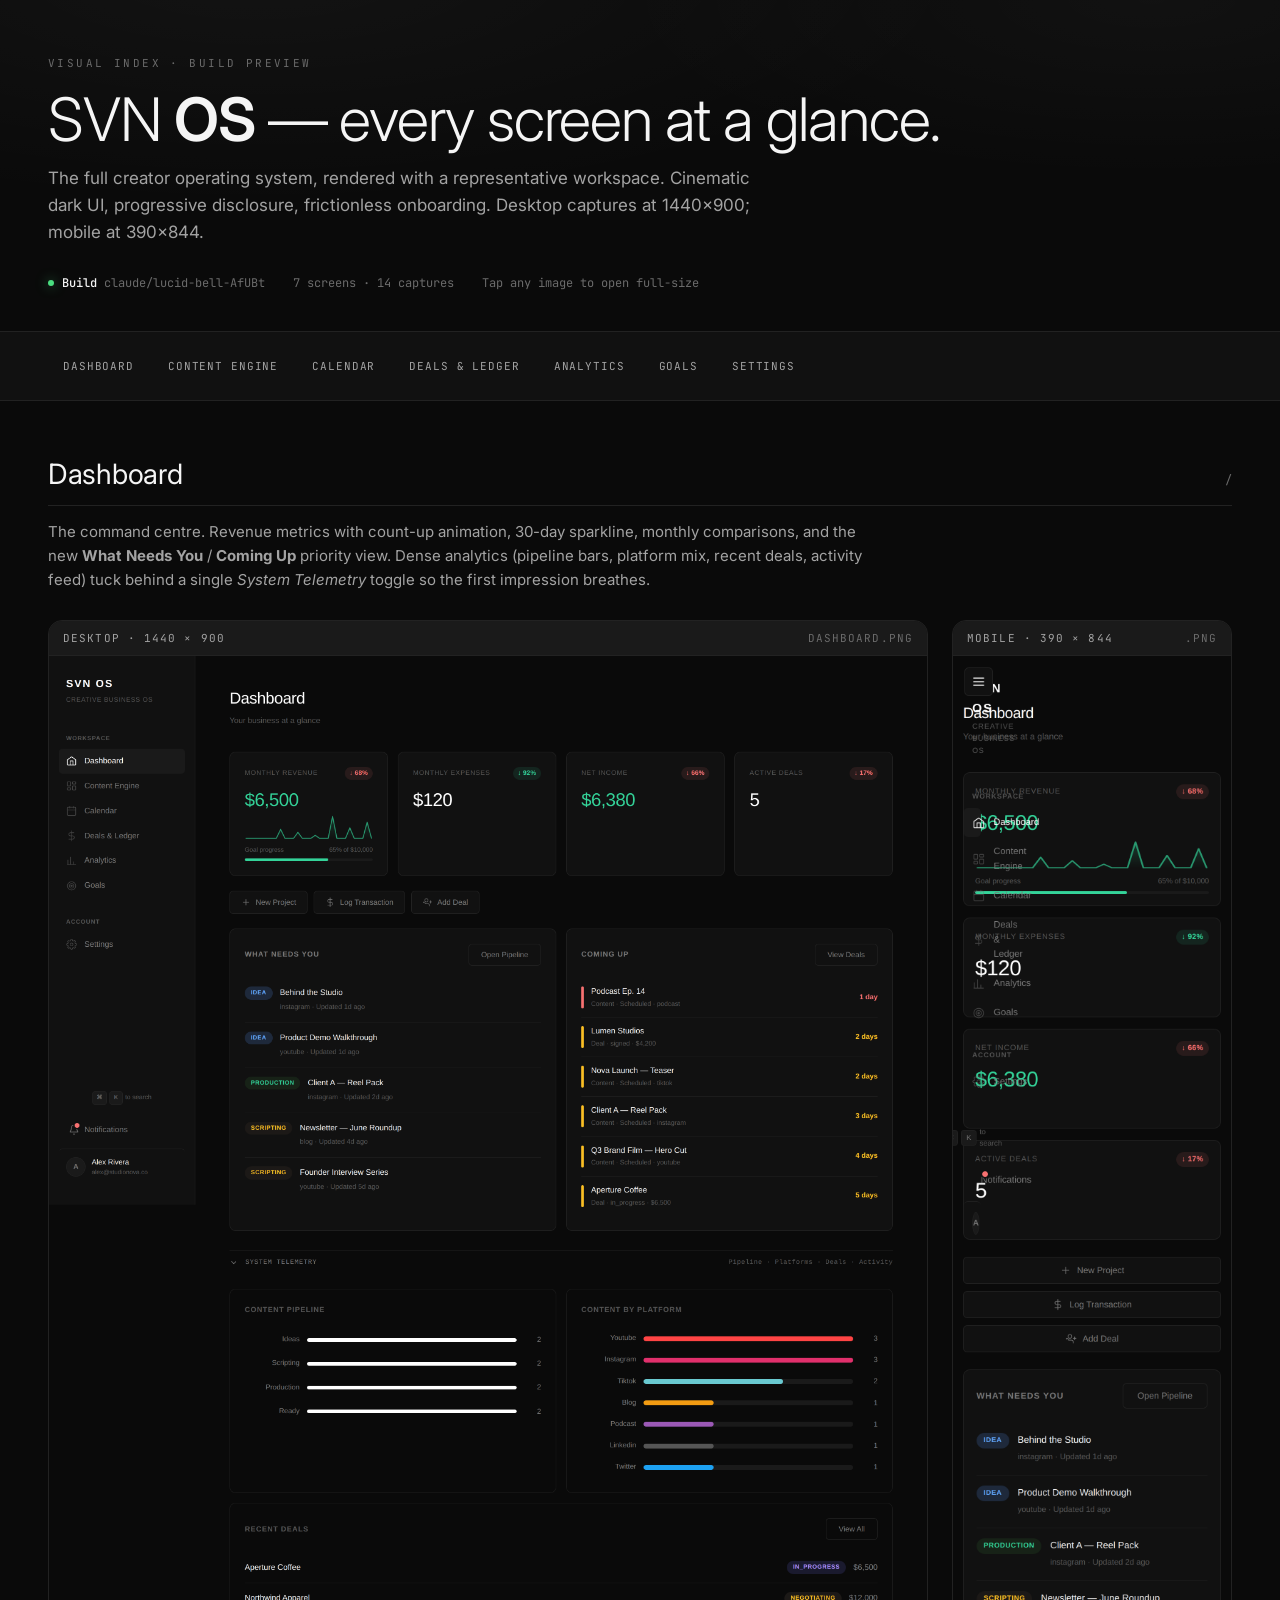
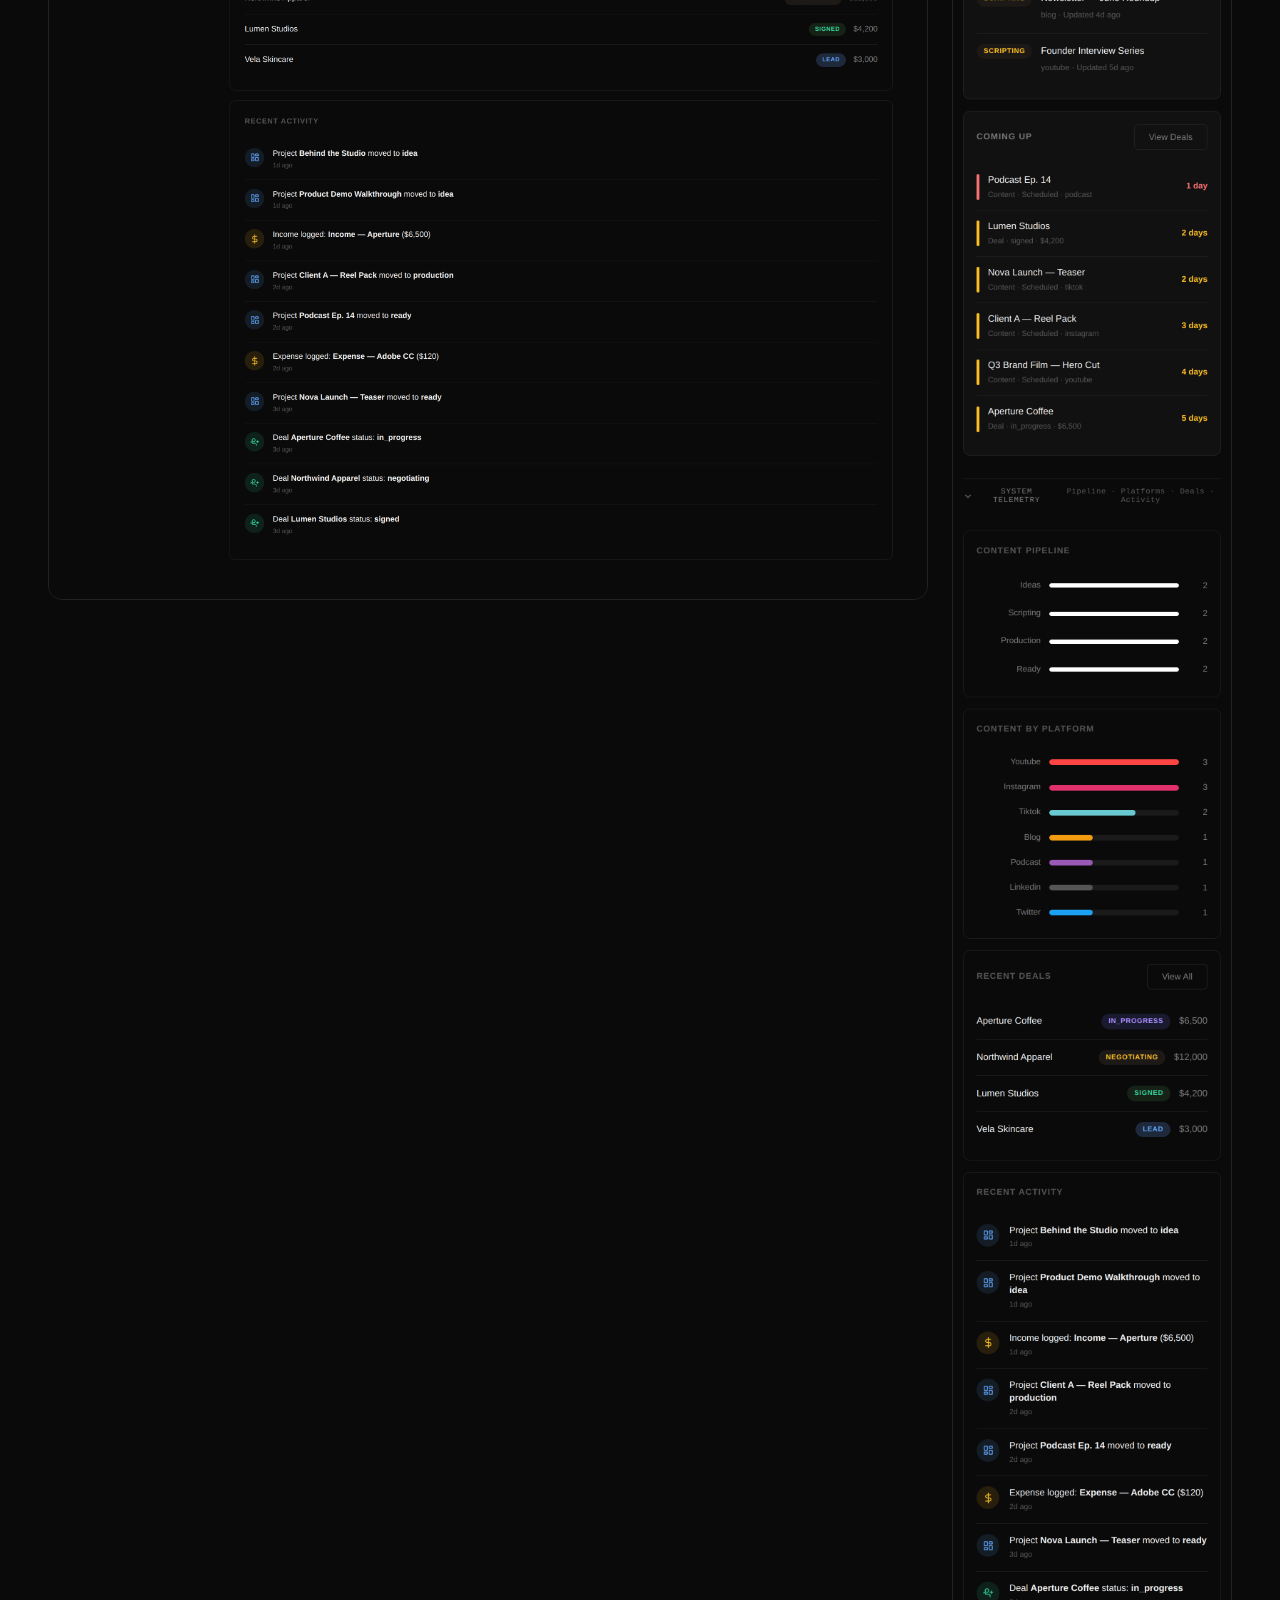
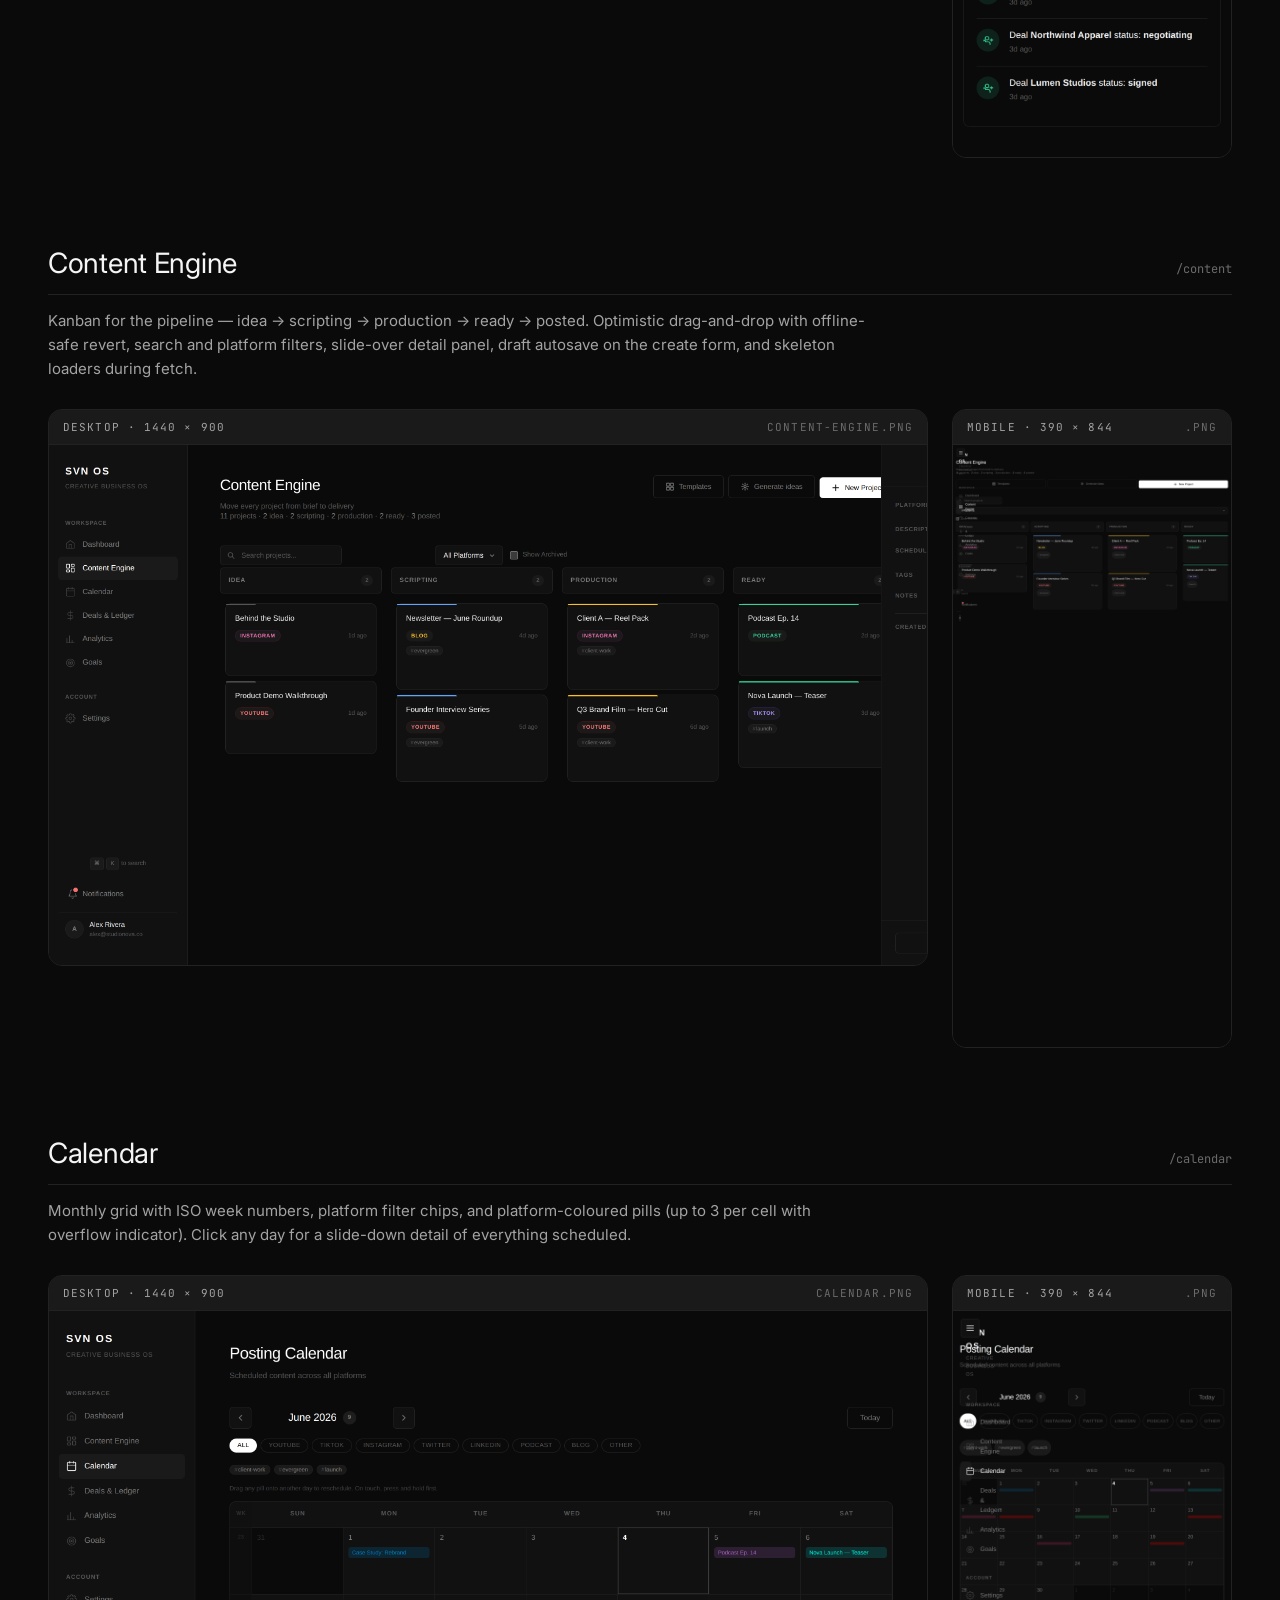
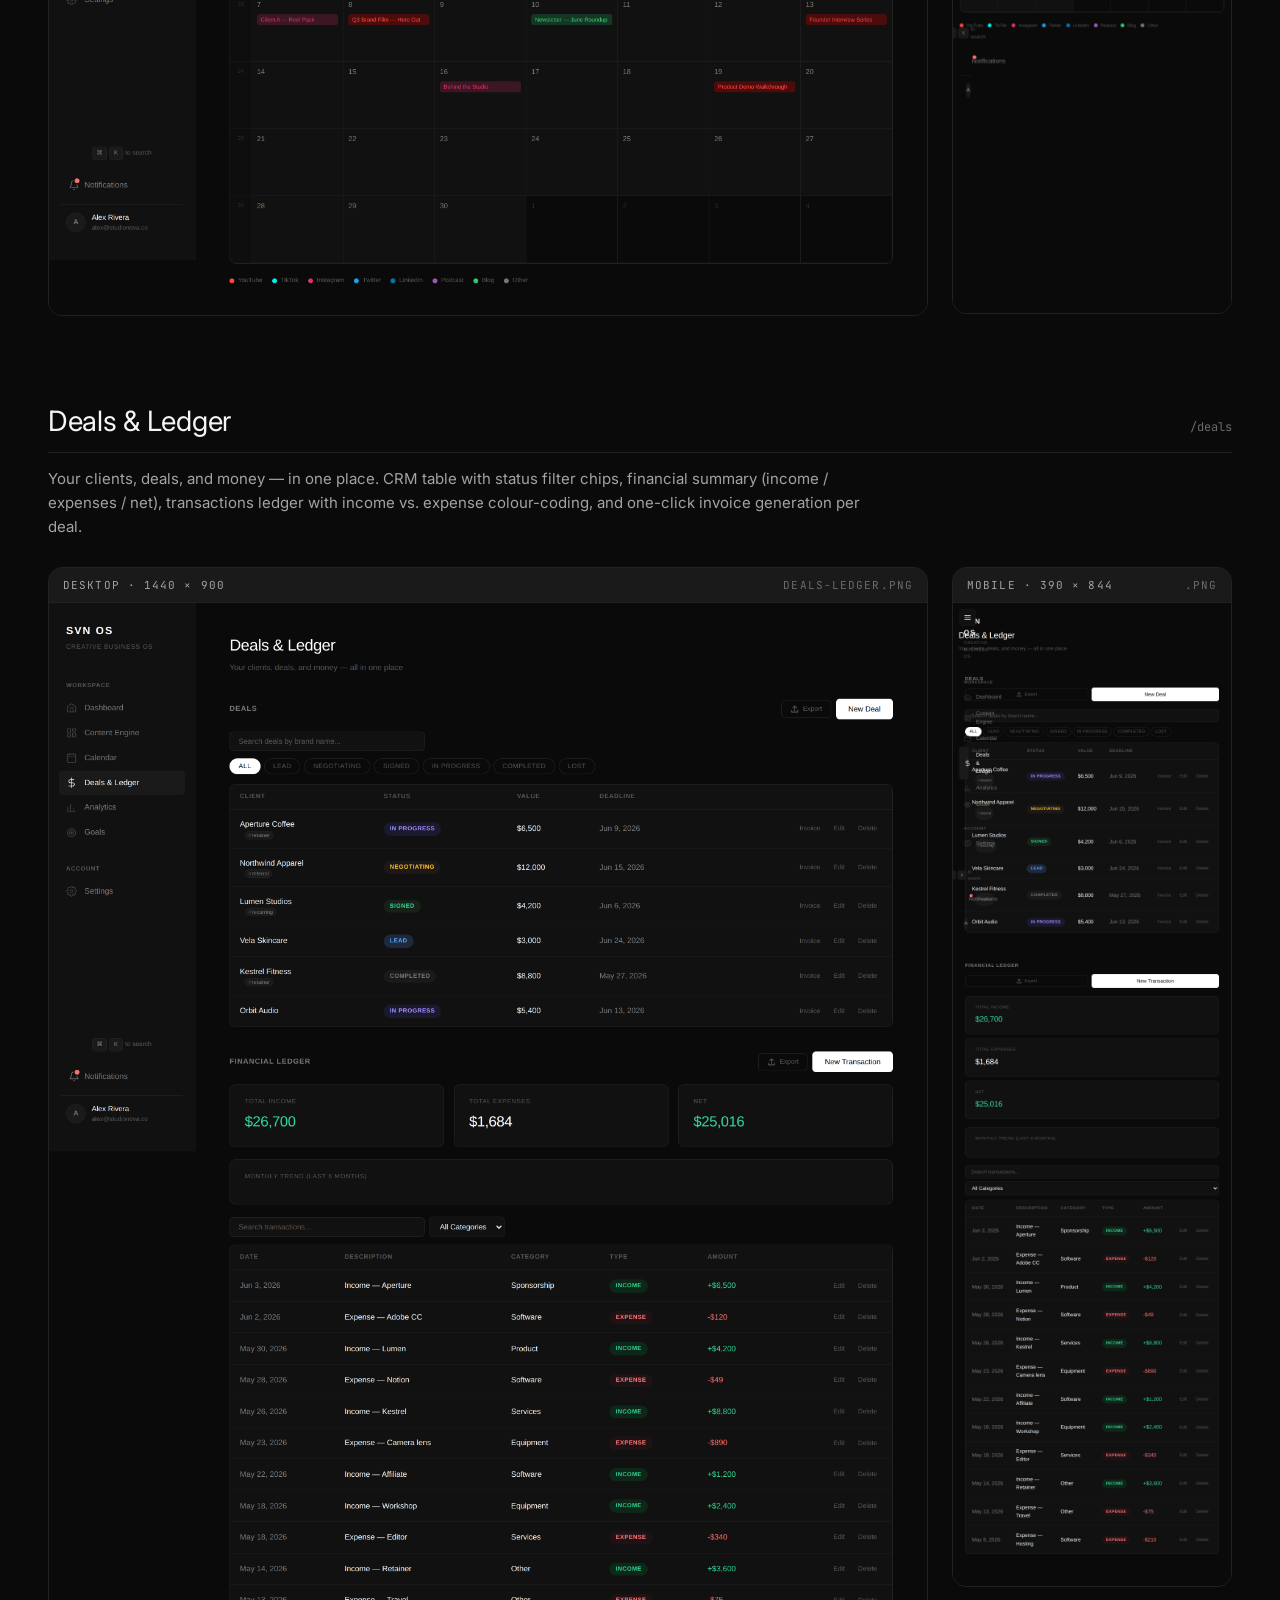
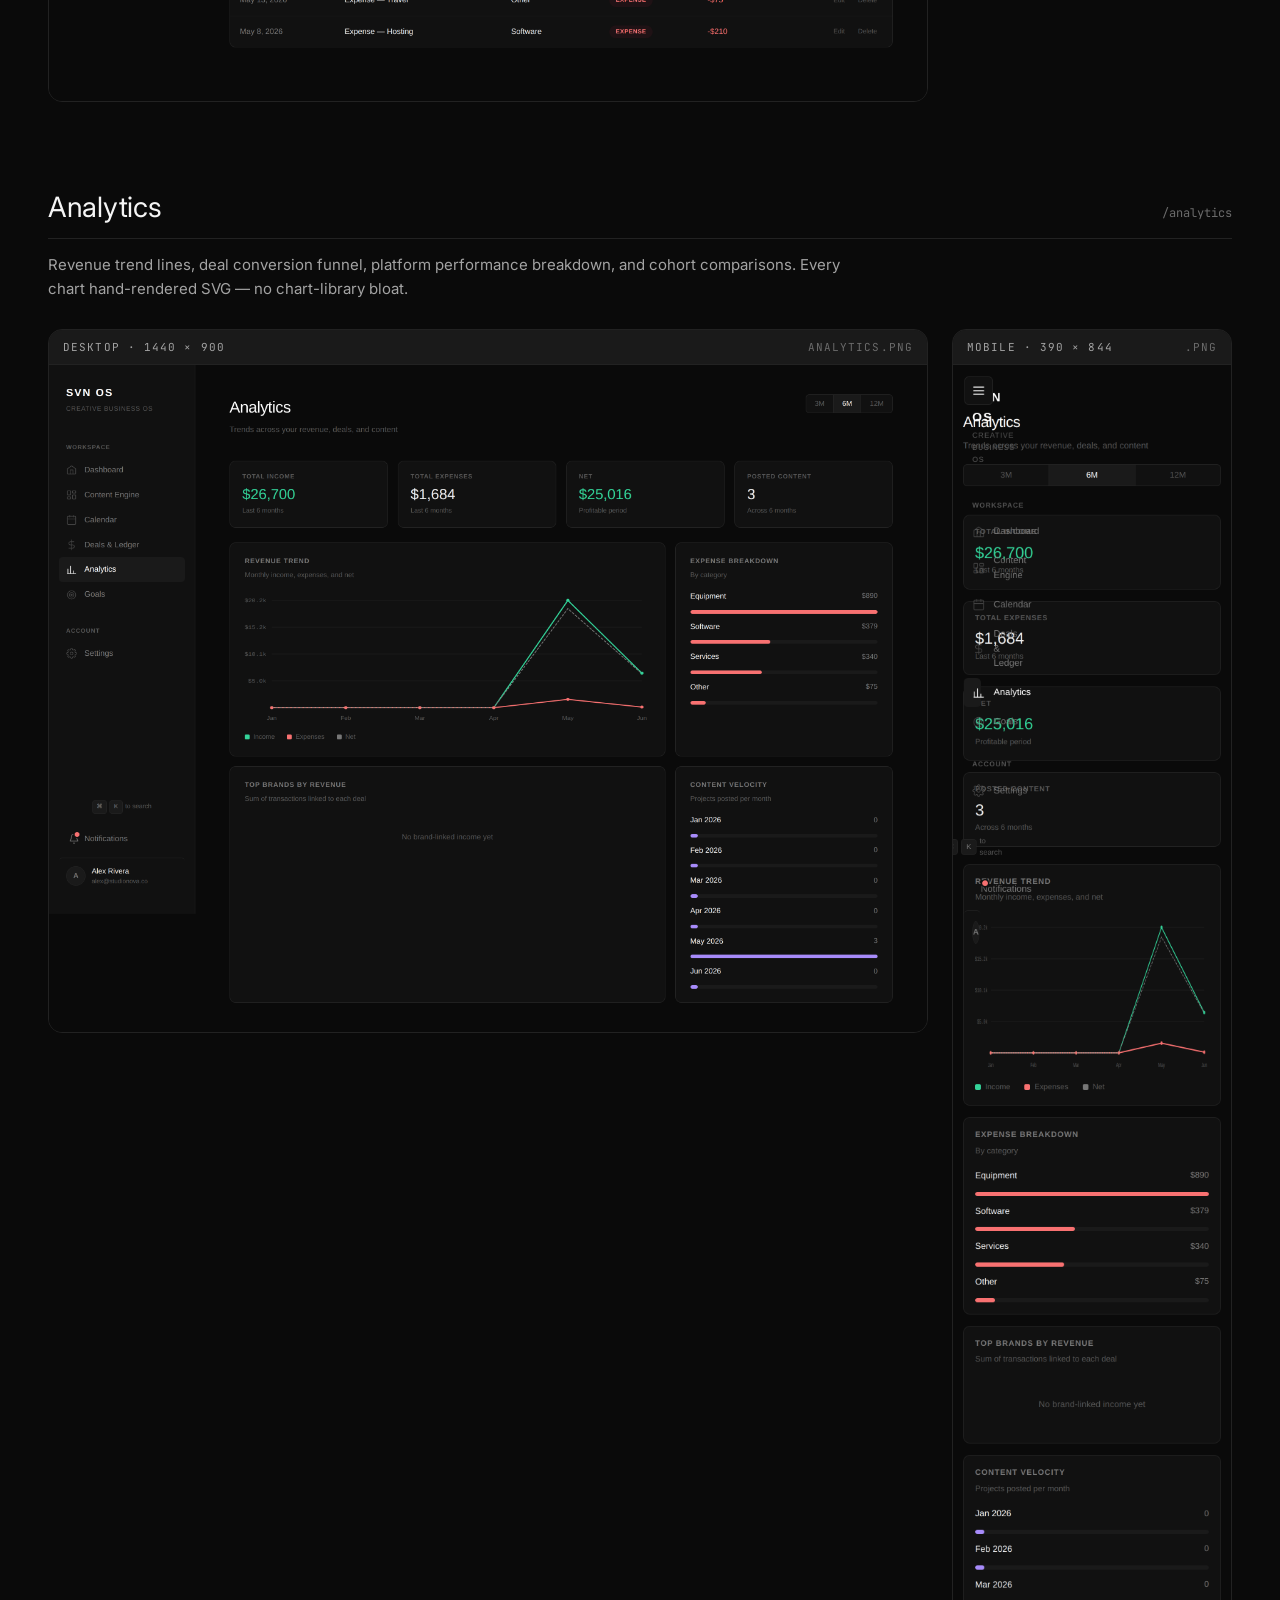
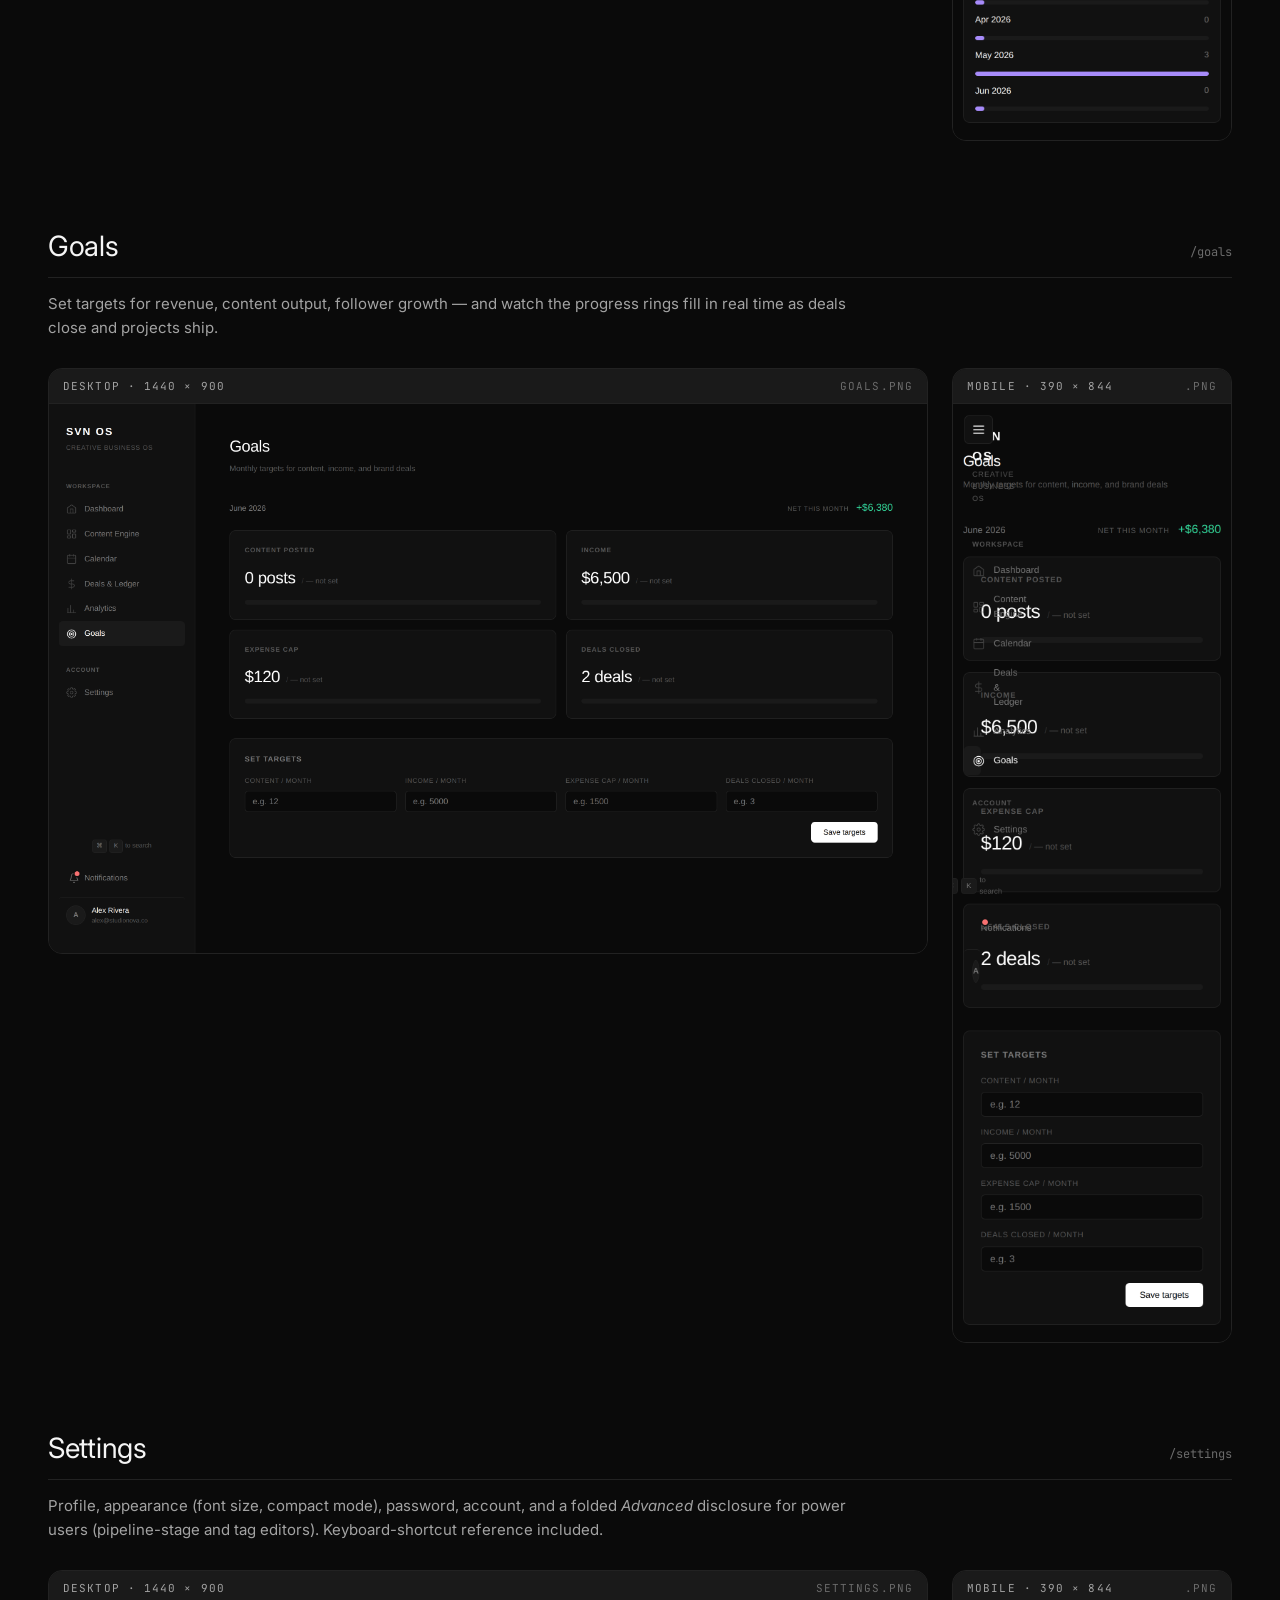
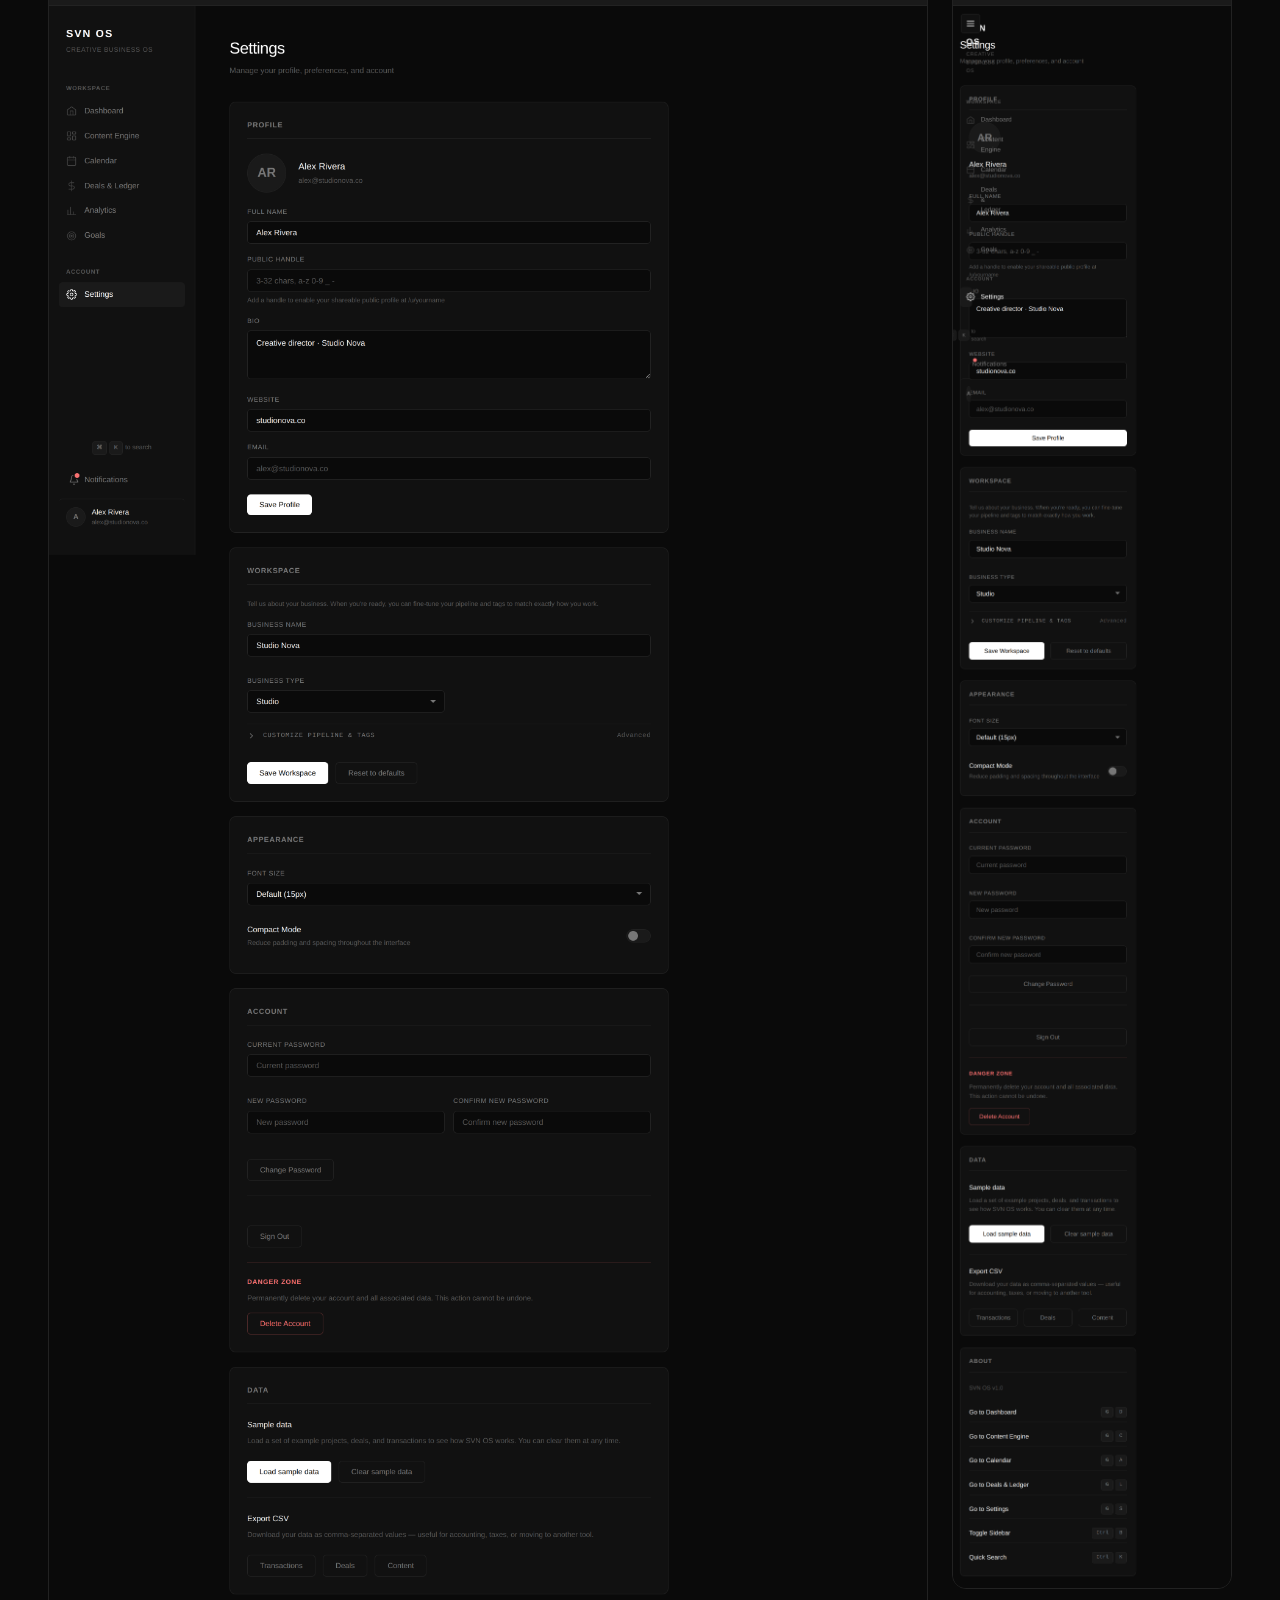
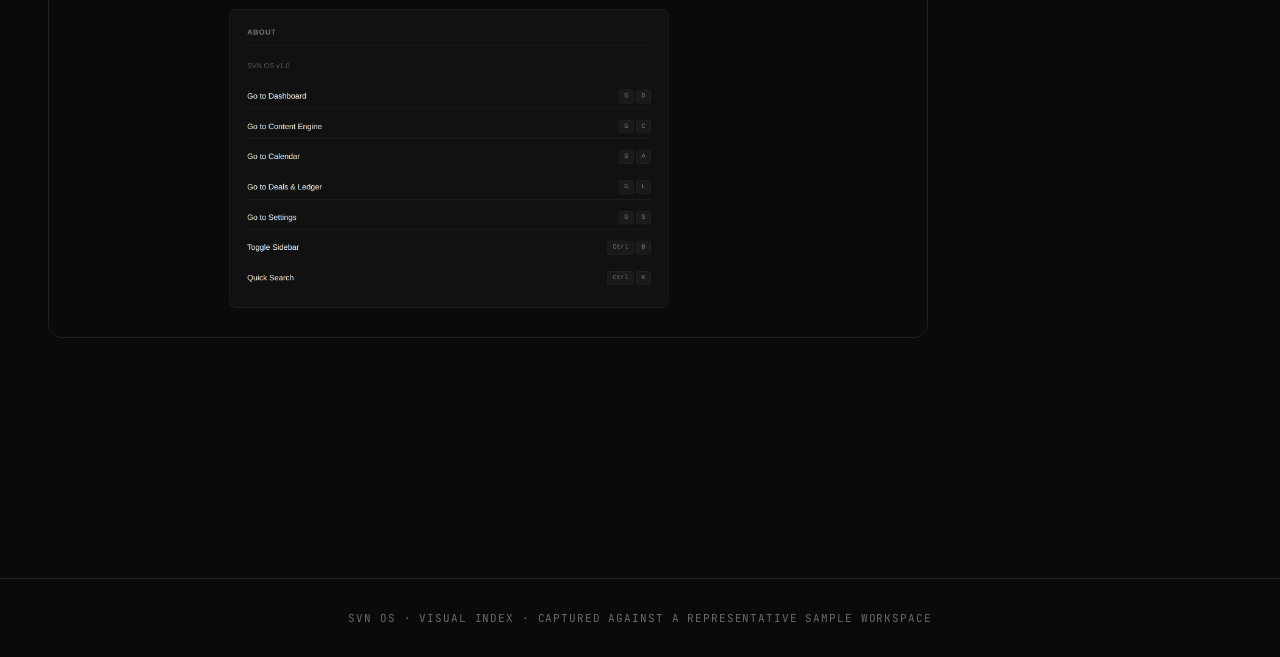
<file: docs/screens/index.html>
<!doctype html>
<html lang="en">
<head>
<meta charset="utf-8" />
<meta name="viewport" content="width=device-width,initial-scale=1" />
<title>SVN OS — Visual Index</title>
<link rel="preconnect" href="https://fonts.googleapis.com">
<link rel="preconnect" href="https://fonts.gstatic.com" crossorigin>
<link href="https://fonts.googleapis.com/css2?family=Inter:wght@300;400;500;600;700&family=JetBrains+Mono:wght@400;500&display=swap" rel="stylesheet">
<style>
  :root {
    --bg: #0a0a0a;
    --panel: #111;
    --panel-2: #1a1a1a;
    --line: #222;
    --line-2: #2a2a2a;
    --ink: #f5f5f5;
    --ink-dim: #a3a3a3;
    --ink-faint: #6b6b6b;
    --accent: #fff;
    --mono: 'JetBrains Mono', ui-monospace, SFMono-Regular, Menlo, monospace;
  }
  * { box-sizing: border-box; }
  html, body { margin: 0; padding: 0; background: var(--bg); color: var(--ink); font-family: 'Inter', system-ui, sans-serif; -webkit-font-smoothing: antialiased; }
  a { color: inherit; text-decoration: none; }

  header {
    border-bottom: 1px solid var(--line);
    padding: 56px 48px 40px;
    background:
      radial-gradient(1200px 400px at 20% -10%, rgba(255,255,255,0.04), transparent 60%),
      radial-gradient(900px 300px at 90% 0%, rgba(255,255,255,0.03), transparent 60%);
  }
  .eyebrow {
    font-family: var(--mono);
    font-size: 11px;
    letter-spacing: 0.22em;
    text-transform: uppercase;
    color: var(--ink-faint);
    margin-bottom: 18px;
  }
  h1 {
    font-weight: 300;
    font-size: clamp(36px, 5vw, 60px);
    line-height: 1.05;
    letter-spacing: -0.02em;
    margin: 0 0 14px;
  }
  h1 b { font-weight: 600; }
  .lede {
    color: var(--ink-dim);
    font-size: 17px;
    line-height: 1.6;
    max-width: 720px;
    margin: 0;
  }
  .meta {
    margin-top: 28px;
    display: flex;
    flex-wrap: wrap;
    gap: 28px;
    font-family: var(--mono);
    font-size: 12px;
    color: var(--ink-faint);
  }
  .meta b { color: var(--ink); font-weight: 500; }
  .dot { display: inline-block; width: 6px; height: 6px; border-radius: 50%; background: #4ade80; box-shadow: 0 0 12px rgba(74, 222, 128, 0.6); vertical-align: middle; margin-right: 8px; }

  nav.toc {
    border-bottom: 1px solid var(--line);
    padding: 18px 48px;
    background: var(--panel);
    position: sticky;
    top: 0;
    z-index: 20;
    display: flex;
    flex-wrap: wrap;
    gap: 4px;
    backdrop-filter: blur(12px);
  }
  nav.toc a {
    font-family: var(--mono);
    font-size: 11px;
    letter-spacing: 0.08em;
    text-transform: uppercase;
    color: var(--ink-dim);
    padding: 8px 14px;
    border-radius: 999px;
    border: 1px solid transparent;
    transition: all .15s ease;
  }
  nav.toc a:hover { color: var(--ink); border-color: var(--line-2); background: var(--panel-2); }

  main { padding: 56px 48px 96px; max-width: 1480px; margin: 0 auto; }

  section.screen {
    margin-bottom: 88px;
    scroll-margin-top: 80px;
  }
  .screen-head {
    display: flex;
    align-items: baseline;
    justify-content: space-between;
    gap: 24px;
    margin-bottom: 8px;
    border-bottom: 1px solid var(--line);
    padding-bottom: 14px;
  }
  .screen-head h2 {
    font-weight: 400;
    font-size: 28px;
    letter-spacing: -0.01em;
    margin: 0;
  }
  .screen-head .route {
    font-family: var(--mono);
    font-size: 12px;
    color: var(--ink-faint);
  }
  .screen-desc {
    color: var(--ink-dim);
    font-size: 15px;
    line-height: 1.6;
    margin: 14px 0 28px;
    max-width: 820px;
  }

  .shots {
    display: grid;
    grid-template-columns: minmax(0, 1fr) 280px;
    gap: 24px;
    align-items: start;
  }
  @media (max-width: 1024px) {
    .shots { grid-template-columns: 1fr; }
    main, header, nav.toc { padding-left: 24px; padding-right: 24px; }
  }

  .shot {
    background: var(--panel);
    border: 1px solid var(--line);
    border-radius: 14px;
    overflow: hidden;
    position: relative;
    transition: border-color .15s ease, transform .2s ease;
  }
  .shot:hover { border-color: var(--line-2); }
  .shot .label {
    display: flex;
    align-items: center;
    justify-content: space-between;
    padding: 10px 14px;
    border-bottom: 1px solid var(--line);
    background: var(--panel-2);
    font-family: var(--mono);
    font-size: 11px;
    letter-spacing: 0.1em;
    text-transform: uppercase;
    color: var(--ink-dim);
  }
  .shot .label .dim { color: var(--ink-faint); }
  .shot img { display: block; width: 100%; height: auto; }
  .shot.mobile { max-width: 280px; }
  .shot.mobile img { background: #000; }

  footer {
    border-top: 1px solid var(--line);
    margin-top: 56px;
    padding: 32px 48px;
    color: var(--ink-faint);
    font-family: var(--mono);
    font-size: 11px;
    letter-spacing: 0.08em;
    text-transform: uppercase;
    text-align: center;
  }
</style>
</head>
<body>

<header>
  <div class="eyebrow">Visual Index · Build Preview</div>
  <h1>SVN <b>OS</b> — every screen at a glance.</h1>
  <p class="lede">The full creator operating system, rendered with a representative workspace. Cinematic dark UI, progressive disclosure, frictionless onboarding. Desktop captures at 1440×900; mobile at 390×844.</p>
  <div class="meta">
    <span><span class="dot"></span><b>Build </b>claude/lucid-bell-AfUBt</span>
    <span>7 screens · 14 captures</span>
    <span>Tap any image to open full-size</span>
  </div>
</header>

<nav class="toc">
  <a href="#dashboard">Dashboard</a>
  <a href="#content-engine">Content Engine</a>
  <a href="#calendar">Calendar</a>
  <a href="#deals-ledger">Deals &amp; Ledger</a>
  <a href="#analytics">Analytics</a>
  <a href="#goals">Goals</a>
  <a href="#settings">Settings</a>
</nav>

<main>

  <section class="screen" id="dashboard">
    <div class="screen-head">
      <h2>Dashboard</h2>
      <span class="route">/</span>
    </div>
    <p class="screen-desc">The command centre. Revenue metrics with count-up animation, 30-day sparkline, monthly comparisons, and the new <b>What Needs You</b> / <b>Coming Up</b> priority view. Dense analytics (pipeline bars, platform mix, recent deals, activity feed) tuck behind a single <i>System Telemetry</i> toggle so the first impression breathes.</p>
    <div class="shots">
      <a class="shot" href="dashboard.png" target="_blank" rel="noopener">
        <div class="label"><span>Desktop · 1440 × 900</span><span class="dim">dashboard.png</span></div>
        <img src="dashboard.png" alt="SVN OS dashboard, desktop view" loading="lazy">
      </a>
      <a class="shot mobile" href="dashboard-mobile.png" target="_blank" rel="noopener">
        <div class="label"><span>Mobile · 390 × 844</span><span class="dim">.png</span></div>
        <img src="dashboard-mobile.png" alt="SVN OS dashboard, mobile view" loading="lazy">
      </a>
    </div>
  </section>

  <section class="screen" id="content-engine">
    <div class="screen-head">
      <h2>Content Engine</h2>
      <span class="route">/content</span>
    </div>
    <p class="screen-desc">Kanban for the pipeline — idea → scripting → production → ready → posted. Optimistic drag-and-drop with offline-safe revert, search and platform filters, slide-over detail panel, draft autosave on the create form, and skeleton loaders during fetch.</p>
    <div class="shots">
      <a class="shot" href="content-engine.png" target="_blank" rel="noopener">
        <div class="label"><span>Desktop · 1440 × 900</span><span class="dim">content-engine.png</span></div>
        <img src="content-engine.png" alt="Content Engine kanban, desktop" loading="lazy">
      </a>
      <a class="shot mobile" href="content-engine-mobile.png" target="_blank" rel="noopener">
        <div class="label"><span>Mobile · 390 × 844</span><span class="dim">.png</span></div>
        <img src="content-engine-mobile.png" alt="Content Engine kanban, mobile" loading="lazy">
      </a>
    </div>
  </section>

  <section class="screen" id="calendar">
    <div class="screen-head">
      <h2>Calendar</h2>
      <span class="route">/calendar</span>
    </div>
    <p class="screen-desc">Monthly grid with ISO week numbers, platform filter chips, and platform-coloured pills (up to 3 per cell with overflow indicator). Click any day for a slide-down detail of everything scheduled.</p>
    <div class="shots">
      <a class="shot" href="calendar.png" target="_blank" rel="noopener">
        <div class="label"><span>Desktop · 1440 × 900</span><span class="dim">calendar.png</span></div>
        <img src="calendar.png" alt="Calendar, desktop" loading="lazy">
      </a>
      <a class="shot mobile" href="calendar-mobile.png" target="_blank" rel="noopener">
        <div class="label"><span>Mobile · 390 × 844</span><span class="dim">.png</span></div>
        <img src="calendar-mobile.png" alt="Calendar, mobile" loading="lazy">
      </a>
    </div>
  </section>

  <section class="screen" id="deals-ledger">
    <div class="screen-head">
      <h2>Deals &amp; Ledger</h2>
      <span class="route">/deals</span>
    </div>
    <p class="screen-desc">Your clients, deals, and money — in one place. CRM table with status filter chips, financial summary (income / expenses / net), transactions ledger with income vs. expense colour-coding, and one-click invoice generation per deal.</p>
    <div class="shots">
      <a class="shot" href="deals-ledger.png" target="_blank" rel="noopener">
        <div class="label"><span>Desktop · 1440 × 900</span><span class="dim">deals-ledger.png</span></div>
        <img src="deals-ledger.png" alt="Deals and ledger, desktop" loading="lazy">
      </a>
      <a class="shot mobile" href="deals-ledger-mobile.png" target="_blank" rel="noopener">
        <div class="label"><span>Mobile · 390 × 844</span><span class="dim">.png</span></div>
        <img src="deals-ledger-mobile.png" alt="Deals and ledger, mobile" loading="lazy">
      </a>
    </div>
  </section>

  <section class="screen" id="analytics">
    <div class="screen-head">
      <h2>Analytics</h2>
      <span class="route">/analytics</span>
    </div>
    <p class="screen-desc">Revenue trend lines, deal conversion funnel, platform performance breakdown, and cohort comparisons. Every chart hand-rendered SVG — no chart-library bloat.</p>
    <div class="shots">
      <a class="shot" href="analytics.png" target="_blank" rel="noopener">
        <div class="label"><span>Desktop · 1440 × 900</span><span class="dim">analytics.png</span></div>
        <img src="analytics.png" alt="Analytics, desktop" loading="lazy">
      </a>
      <a class="shot mobile" href="analytics-mobile.png" target="_blank" rel="noopener">
        <div class="label"><span>Mobile · 390 × 844</span><span class="dim">.png</span></div>
        <img src="analytics-mobile.png" alt="Analytics, mobile" loading="lazy">
      </a>
    </div>
  </section>

  <section class="screen" id="goals">
    <div class="screen-head">
      <h2>Goals</h2>
      <span class="route">/goals</span>
    </div>
    <p class="screen-desc">Set targets for revenue, content output, follower growth — and watch the progress rings fill in real time as deals close and projects ship.</p>
    <div class="shots">
      <a class="shot" href="goals.png" target="_blank" rel="noopener">
        <div class="label"><span>Desktop · 1440 × 900</span><span class="dim">goals.png</span></div>
        <img src="goals.png" alt="Goals, desktop" loading="lazy">
      </a>
      <a class="shot mobile" href="goals-mobile.png" target="_blank" rel="noopener">
        <div class="label"><span>Mobile · 390 × 844</span><span class="dim">.png</span></div>
        <img src="goals-mobile.png" alt="Goals, mobile" loading="lazy">
      </a>
    </div>
  </section>

  <section class="screen" id="settings">
    <div class="screen-head">
      <h2>Settings</h2>
      <span class="route">/settings</span>
    </div>
    <p class="screen-desc">Profile, appearance (font size, compact mode), password, account, and a folded <i>Advanced</i> disclosure for power users (pipeline-stage and tag editors). Keyboard-shortcut reference included.</p>
    <div class="shots">
      <a class="shot" href="settings.png" target="_blank" rel="noopener">
        <div class="label"><span>Desktop · 1440 × 900</span><span class="dim">settings.png</span></div>
        <img src="settings.png" alt="Settings, desktop" loading="lazy">
      </a>
      <a class="shot mobile" href="settings-mobile.png" target="_blank" rel="noopener">
        <div class="label"><span>Mobile · 390 × 844</span><span class="dim">.png</span></div>
        <img src="settings-mobile.png" alt="Settings, mobile" loading="lazy">
      </a>
    </div>
  </section>

</main>

<footer>
  SVN OS · Visual Index · Captured against a representative sample workspace
</footer>

</body>
</html>
</file>
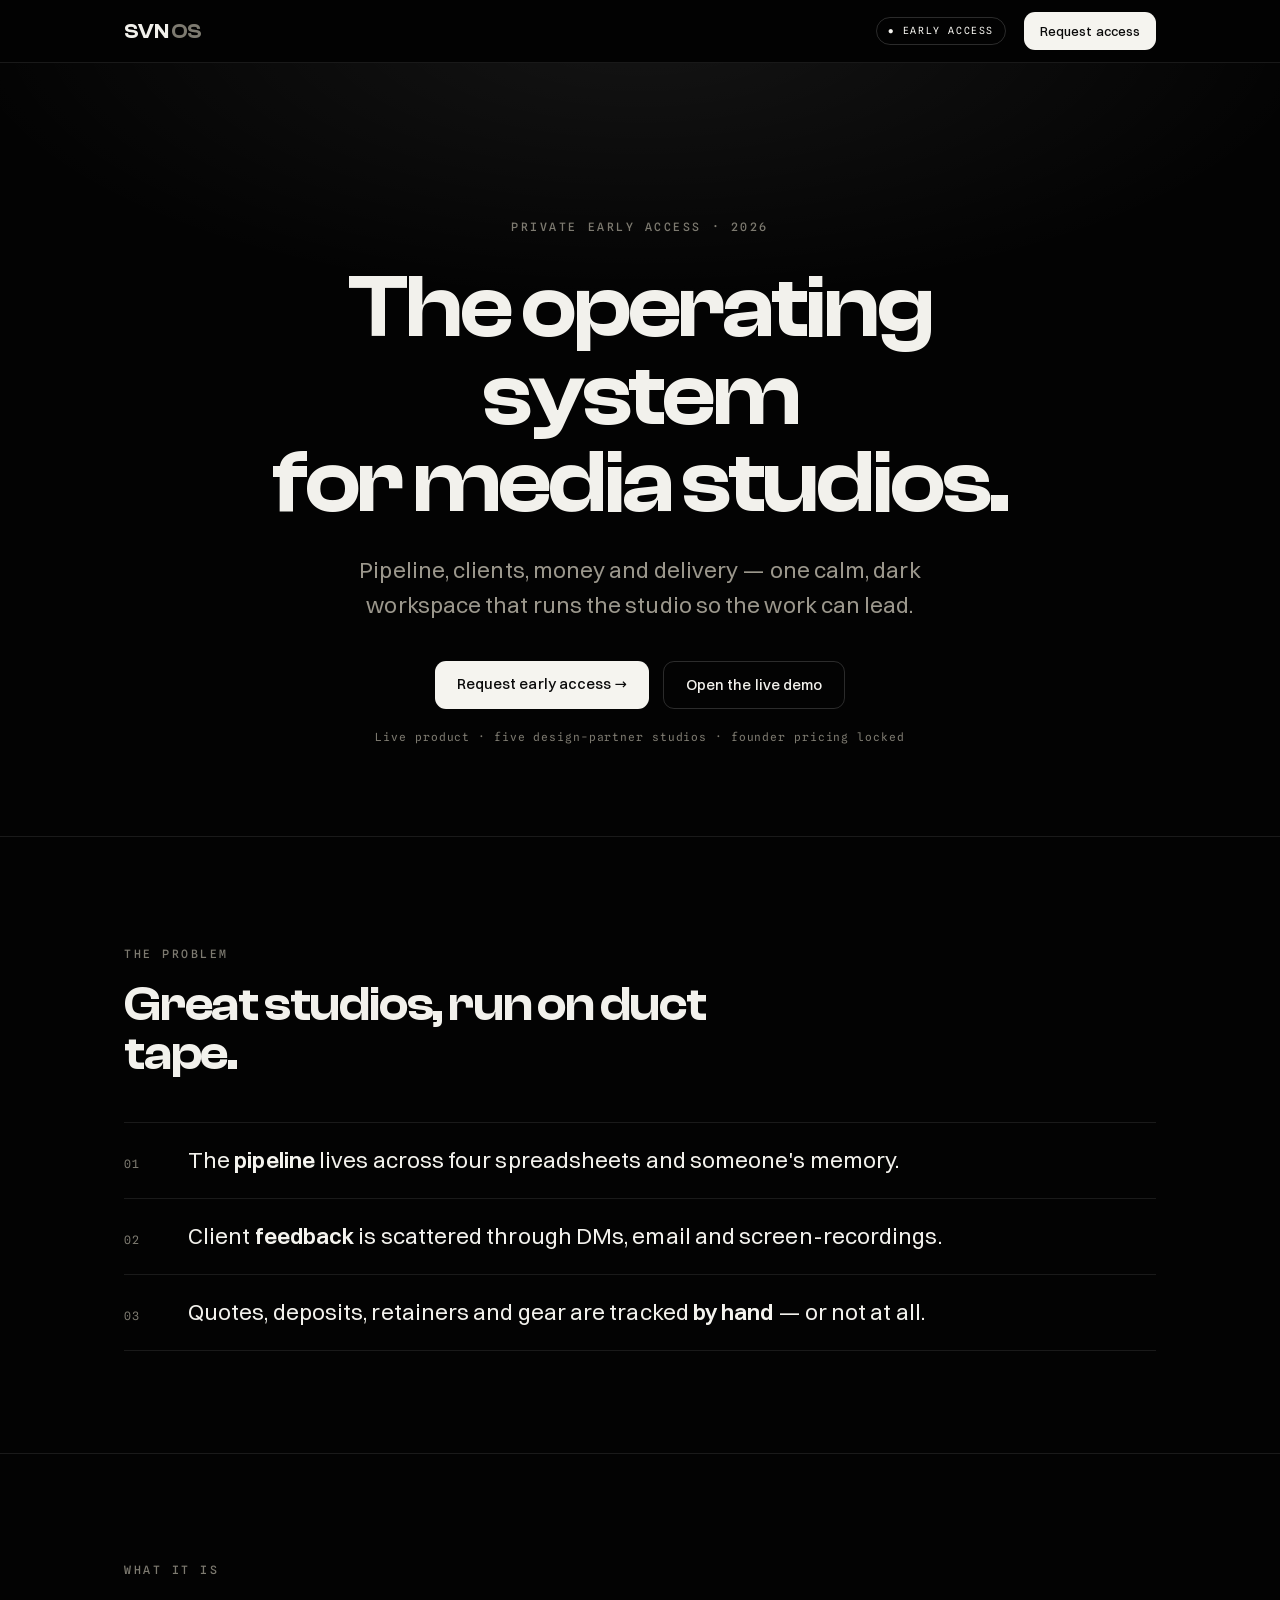
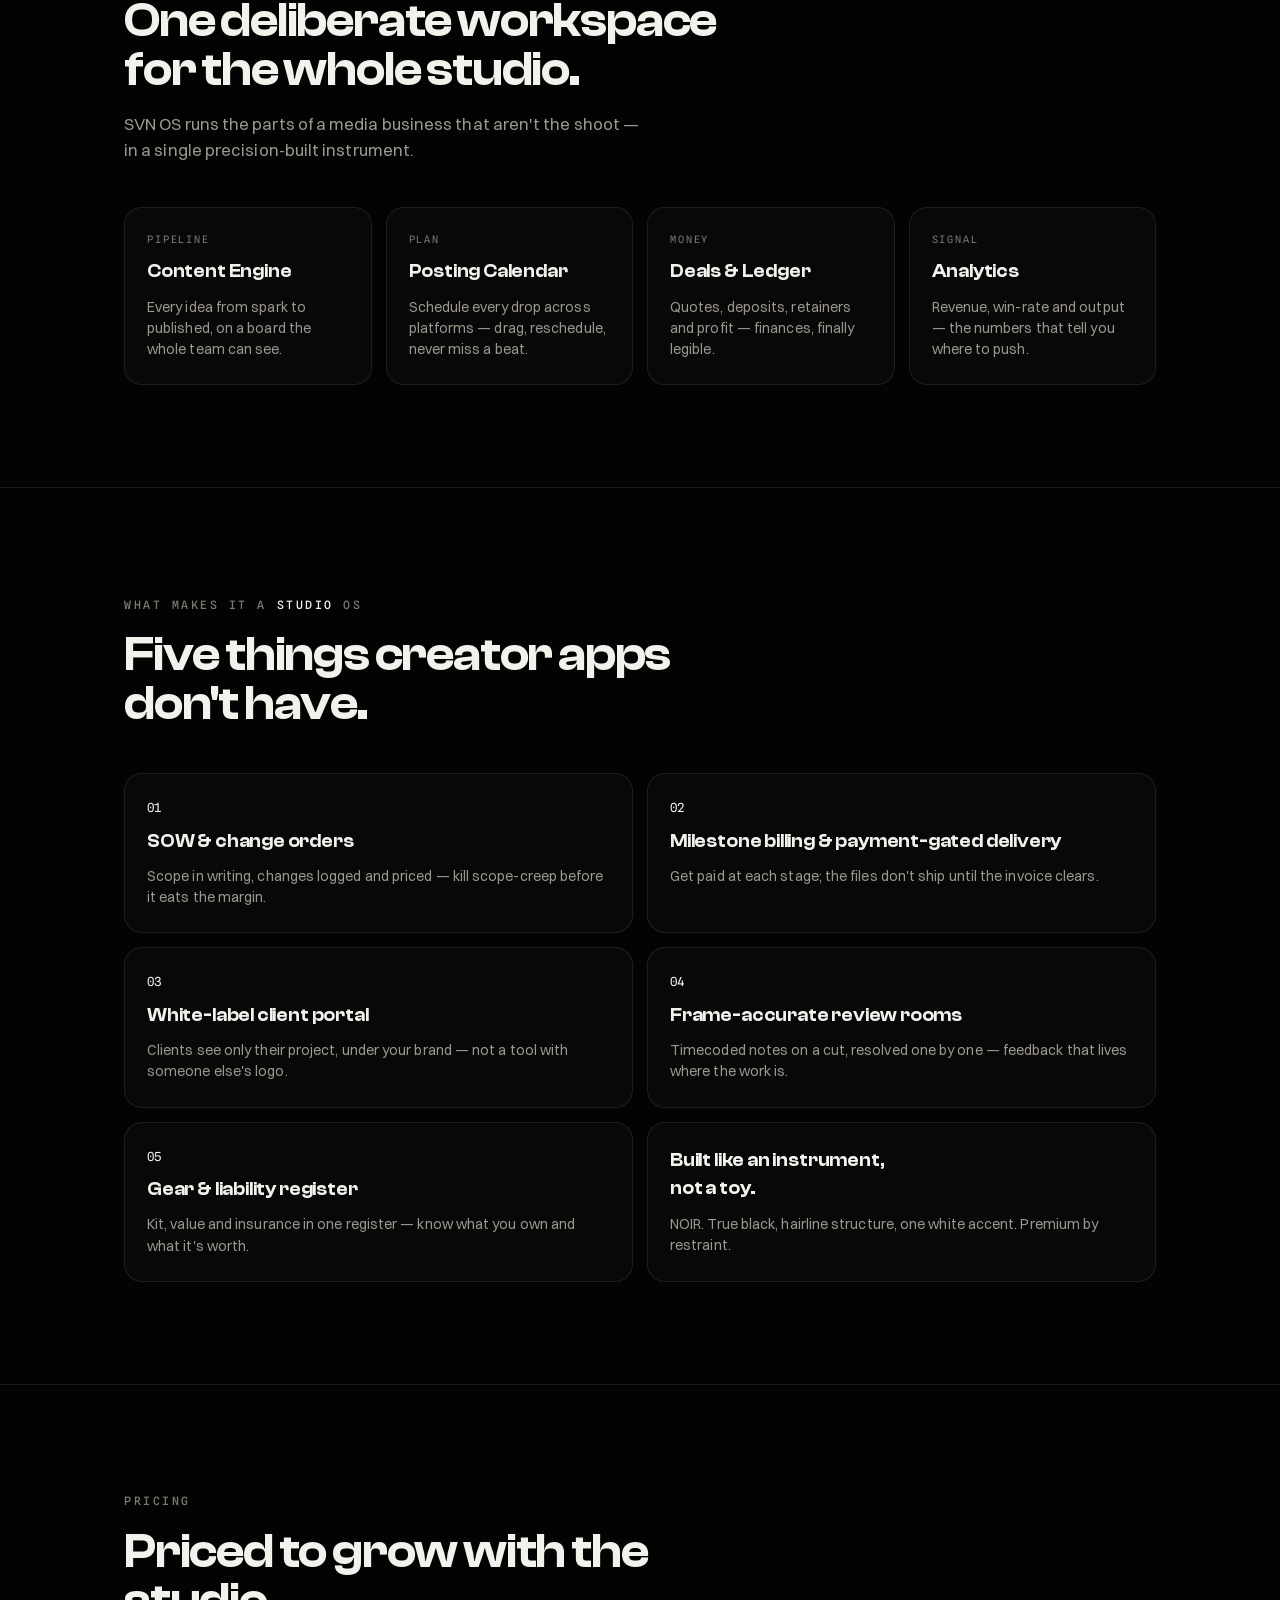
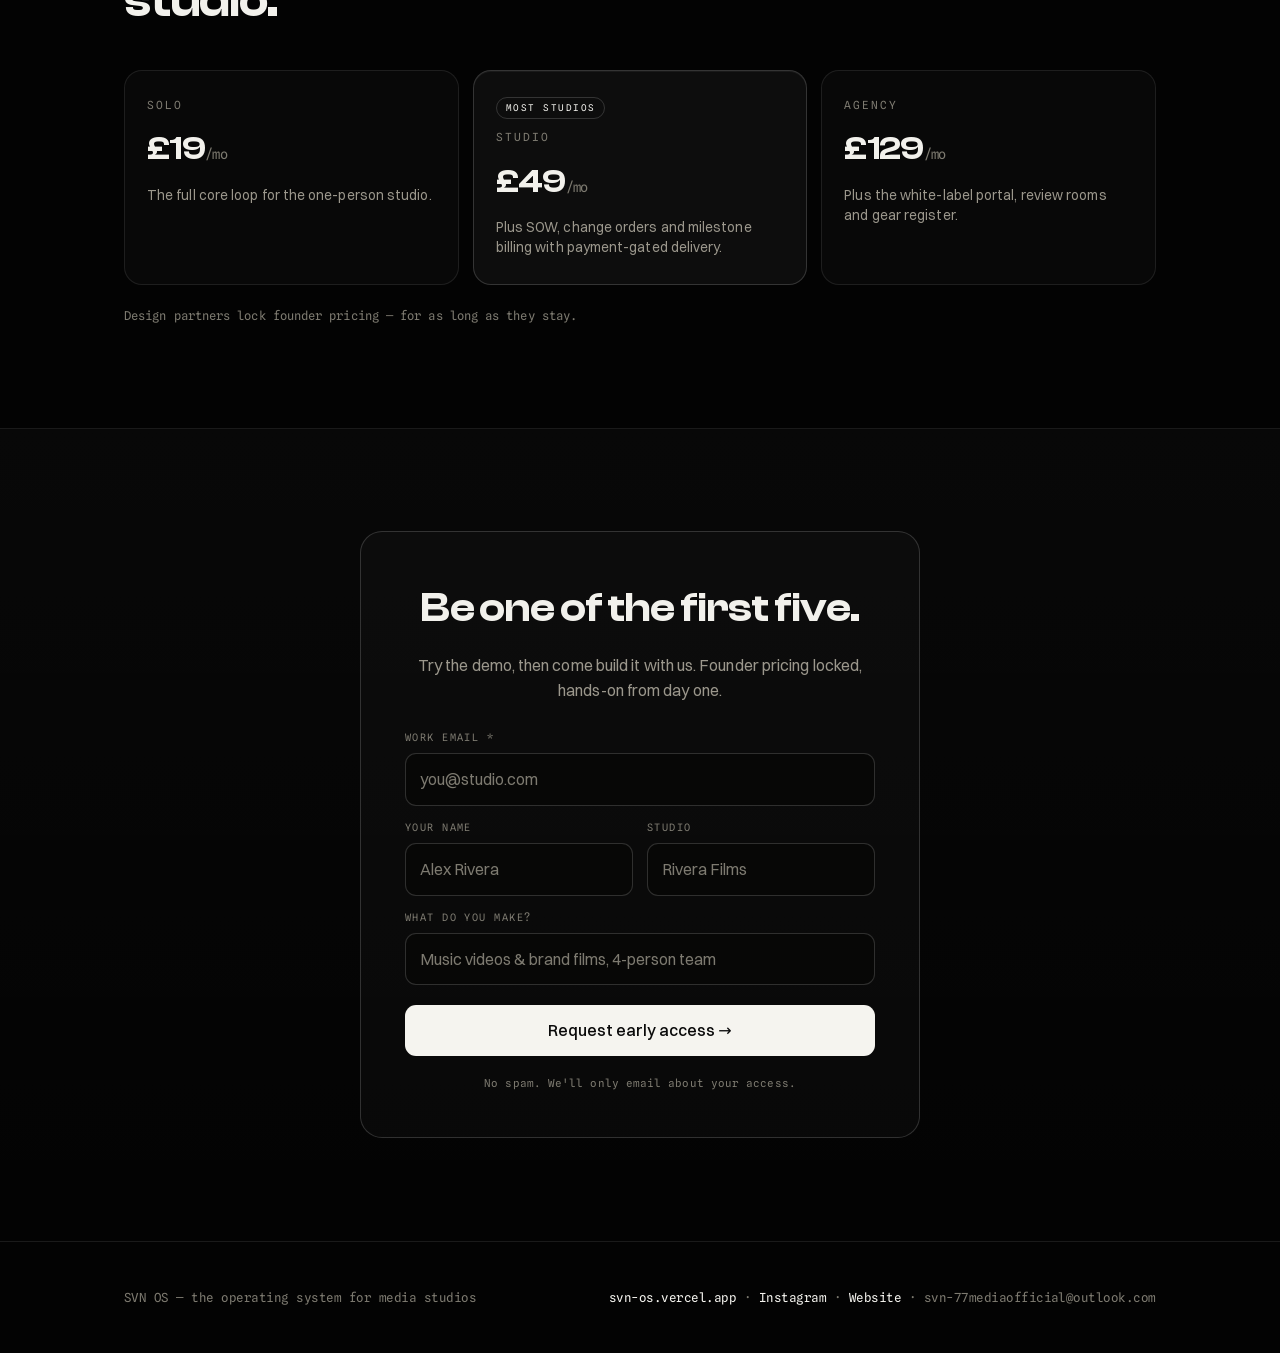
<file: early-access.html>
<!doctype html>
<html lang="en">
<head>
<meta charset="utf-8" />
<meta name="viewport" content="width=device-width, initial-scale=1" />
<title>SVN OS — Early access</title>
<meta name="description" content="The operating system for modern media studios. Pipeline, clients, money and delivery in one calm, dark workspace. Now in private early access." />
<meta property="og:type" content="website" />
<meta property="og:site_name" content="SVN OS" />
<meta property="og:url" content="https://svn-os.vercel.app/early-access" />
<meta property="og:title" content="SVN OS — The operating system for media studios" />
<meta property="og:description" content="Pipeline, clients, money and delivery in one calm, dark workspace. Now in private early access — join the first five design-partner studios." />
<meta property="og:image" content="https://svn-os.vercel.app/og-card.png" />
<meta property="og:image:width" content="1200" />
<meta property="og:image:height" content="630" />
<meta property="og:image:alt" content="SVN OS — the operating system for media studios" />
<meta name="twitter:card" content="summary_large_image" />
<meta name="twitter:title" content="SVN OS — The operating system for media studios" />
<meta name="twitter:description" content="Pipeline, clients, money and delivery in one calm, dark workspace. Now in private early access." />
<meta name="twitter:image" content="https://svn-os.vercel.app/og-card.png" />
<link rel="icon" href="/icon.svg" />
<link rel="stylesheet" href="/css/fonts.css" />
<link rel="stylesheet" href="/css/early-access.css" />
</head>
<body>

<nav><div class="wrap nav-in">
  <span class="brand">SVN<span class="os"> OS</span></span>
  <span class="nav-r">
    <span class="pill">● Early access</span>
    <a class="btn btn-p btn-sm" href="#join">Request access</a>
  </span>
</div></nav>

<header class="hero"><div class="wrap hero-in">
  <span class="eyebrow">Private early access · 2026</span>
  <h1>The operating system<br>for media studios.</h1>
  <p class="sub">Pipeline, clients, money and delivery — one calm, dark workspace that runs the studio so the work can lead.</p>
  <div class="cta">
    <a class="btn btn-p" href="#join">Request early access →</a>
    <a class="btn btn-s" href="https://svn-os.vercel.app" target="_blank" rel="noopener">Open the live demo</a>
  </div>
  <div class="tiny">Live product · five design-partner studios · founder pricing locked</div>
</div></header>

<section><div class="wrap">
  <div class="sec-head"><span class="eyebrow">The problem</span><h2>Great studios, run on duct tape.</h2></div>
  <div class="rows">
    <div class="row"><span class="rk">01</span><span class="rt">The <b>pipeline</b> lives across four spreadsheets and someone's memory.</span></div>
    <div class="row"><span class="rk">02</span><span class="rt">Client <b>feedback</b> is scattered through DMs, email and screen-recordings.</span></div>
    <div class="row"><span class="rk">03</span><span class="rt">Quotes, deposits, retainers and gear are tracked <b>by hand</b> — or not at all.</span></div>
  </div>
</div></section>

<section><div class="wrap">
  <div class="sec-head"><span class="eyebrow">What it is</span><h2>One deliberate workspace for the whole studio.</h2><p>SVN OS runs the parts of a media business that aren't the shoot — in a single precision-built instrument.</p></div>
  <div class="grid g4">
    <div class="card"><span class="k">Pipeline</span><span class="t">Content Engine</span><span class="d">Every idea from spark to published, on a board the whole team can see.</span></div>
    <div class="card"><span class="k">Plan</span><span class="t">Posting Calendar</span><span class="d">Schedule every drop across platforms — drag, reschedule, never miss a beat.</span></div>
    <div class="card"><span class="k">Money</span><span class="t">Deals &amp; Ledger</span><span class="d">Quotes, deposits, retainers and profit — finances, finally legible.</span></div>
    <div class="card"><span class="k">Signal</span><span class="t">Analytics</span><span class="d">Revenue, win-rate and output — the numbers that tell you where to push.</span></div>
  </div>
</div></section>

<section><div class="wrap">
  <div class="sec-head"><span class="eyebrow">What makes it a <span class="accent">studio</span> OS</span><h2>Five things creator apps don't have.</h2></div>
  <div class="grid g2">
    <div class="card pillar"><span class="idx">01</span><span class="t">SOW &amp; change orders</span><span class="d">Scope in writing, changes logged and priced — kill scope-creep before it eats the margin.</span></div>
    <div class="card pillar"><span class="idx">02</span><span class="t">Milestone billing &amp; payment-gated delivery</span><span class="d">Get paid at each stage; the files don't ship until the invoice clears.</span></div>
    <div class="card pillar"><span class="idx">03</span><span class="t">White-label client portal</span><span class="d">Clients see only their project, under your brand — not a tool with someone else's logo.</span></div>
    <div class="card pillar"><span class="idx">04</span><span class="t">Frame-accurate review rooms</span><span class="d">Timecoded notes on a cut, resolved one by one — feedback that lives where the work is.</span></div>
    <div class="card pillar"><span class="idx">05</span><span class="t">Gear &amp; liability register</span><span class="d">Kit, value and insurance in one register — know what you own and what it's worth.</span></div>
    <div class="card pillar pillar-center"><span class="t accent">Built like an instrument,<br>not a toy.</span><span class="d">NOIR. True black, hairline structure, one white accent. Premium by restraint.</span></div>
  </div>
</div></section>

<section><div class="wrap">
  <div class="sec-head"><span class="eyebrow">Pricing</span><h2>Priced to grow with the studio.</h2></div>
  <div class="tiers">
    <div class="tier"><span class="tn">Solo</span><span class="tp">£19<small>/mo</small></span><span class="tf">The full core loop for the one-person studio.</span></div>
    <div class="tier feat"><span class="badge">Most studios</span><span class="tn">Studio</span><span class="tp">£49<small>/mo</small></span><span class="tf">Plus SOW, change orders and milestone billing with payment-gated delivery.</span></div>
    <div class="tier"><span class="tn">Agency</span><span class="tp">£129<small>/mo</small></span><span class="tf">Plus the white-label portal, review rooms and gear register.</span></div>
  </div>
  <p class="note">Design partners lock founder pricing — for as long as they stay.</p>
</div></section>

<section class="join" id="join"><div class="wrap">
  <div class="form-card" id="fc">
    <h2>Be one of the first five.</h2>
    <p class="sub">Try the demo, then come build it with us. Founder pricing locked, hands-on from day one.</p>
    <form id="form" novalidate>
      <input class="hp" type="text" id="company_url" name="company_url" tabindex="-1" autocomplete="off" aria-hidden="true" />
      <div class="field"><label for="email">Work email *</label><input id="email" type="email" required placeholder="you@studio.com" autocomplete="email" /></div>
      <div class="row2">
        <div class="field"><label for="name">Your name</label><input id="name" type="text" placeholder="Alex Rivera" autocomplete="name" /></div>
        <div class="field"><label for="studio">Studio</label><input id="studio" type="text" placeholder="Rivera Films" /></div>
      </div>
      <div class="field"><label for="note">What do you make?</label><input id="note" type="text" placeholder="Music videos &amp; brand films, 4-person team" /></div>
      <button class="btn btn-p submit" type="submit">Request early access →</button>
      <p class="formnote">No spam. We'll only email about your access.</p>
    </form>
    <div class="ok">
      <div class="big">You're on the list.</div>
      <p>We'll be in touch personally. In the meantime, <a href="https://svn-os.vercel.app" target="_blank" rel="noopener">open the live demo →</a></p>
    </div>
  </div>
</div></section>

<footer><div class="wrap foot-in">
  <span>SVN OS — the operating system for media studios</span>
  <span><a href="https://svn-os.vercel.app">svn-os.vercel.app</a> · <a href="https://www.instagram.com/77mediaofficial" target="_blank" rel="noopener">Instagram</a> · <a href="https://77mediaofficial.net" target="_blank" rel="noopener">Website</a> · svn-77mediaofficial@outlook.com</span>
</div></footer>

<script src="/js/early-access.js" defer></script>
</body>
</html>
</file>
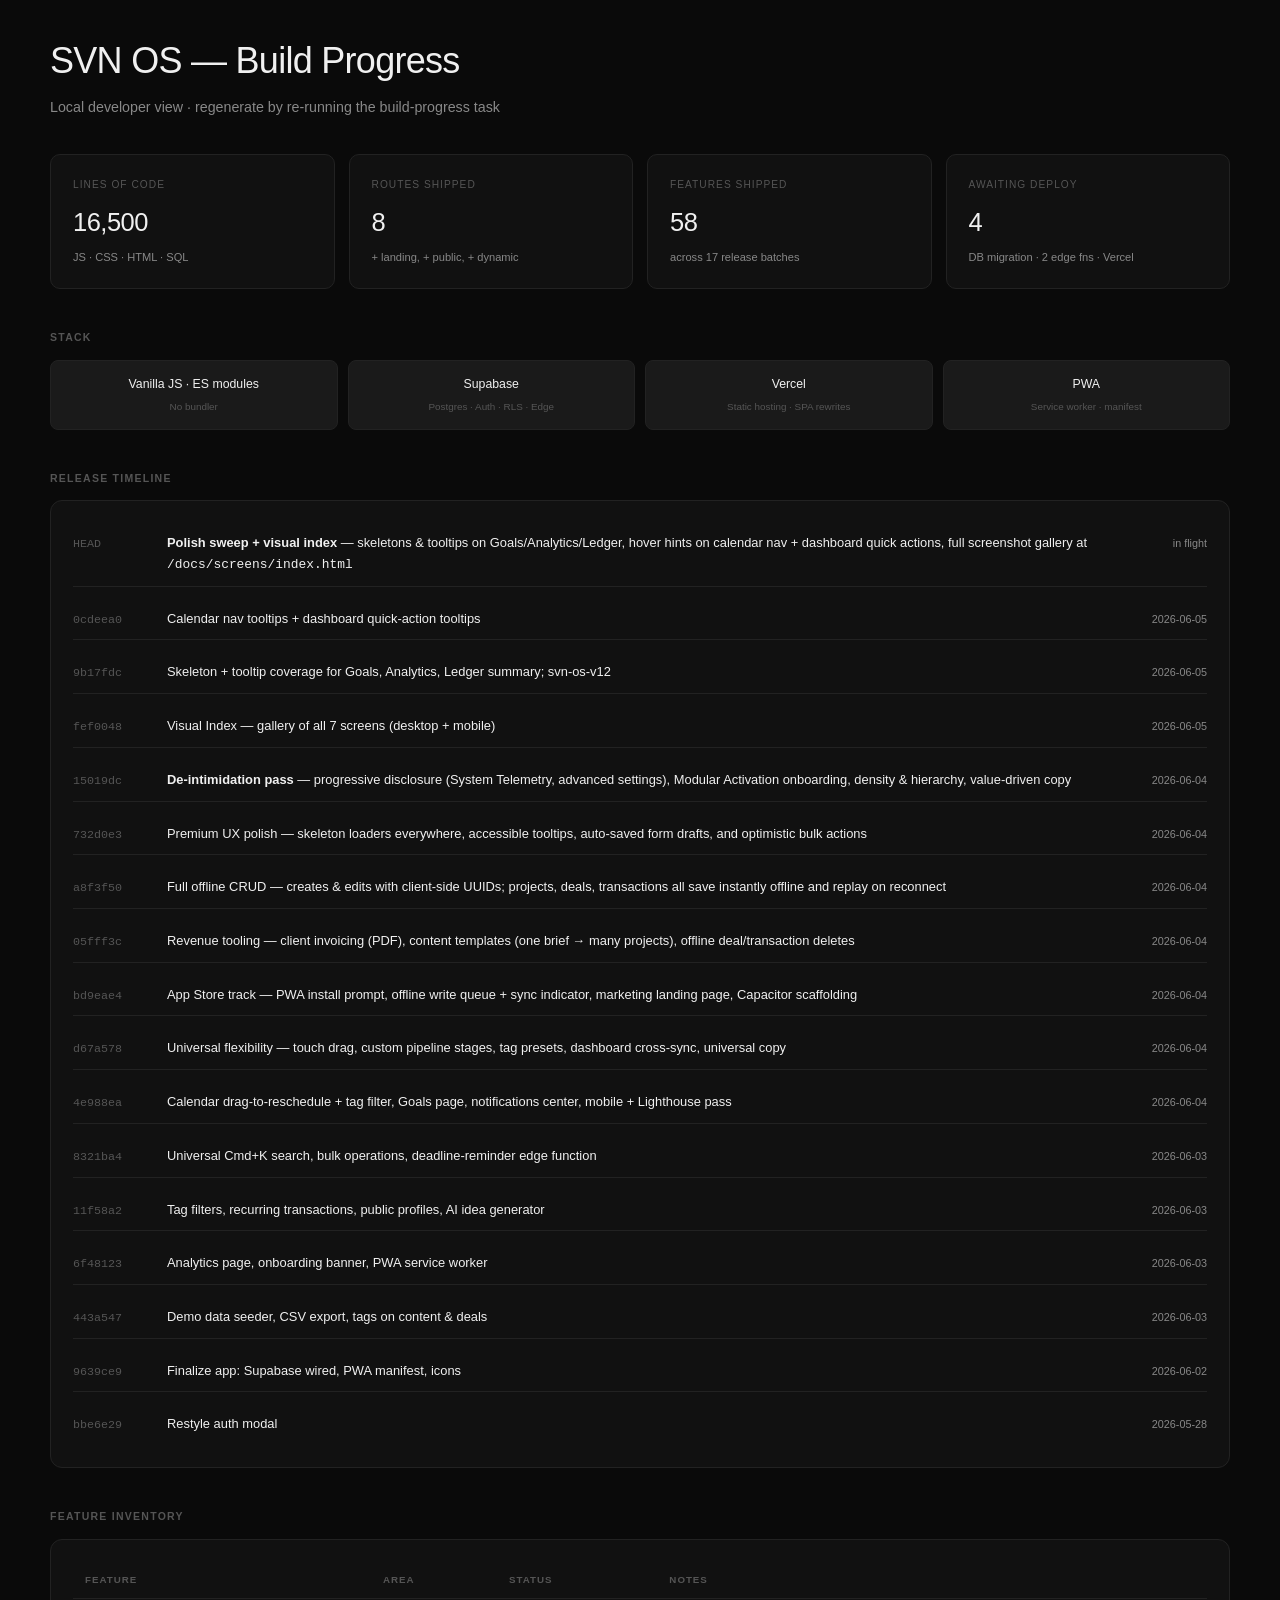
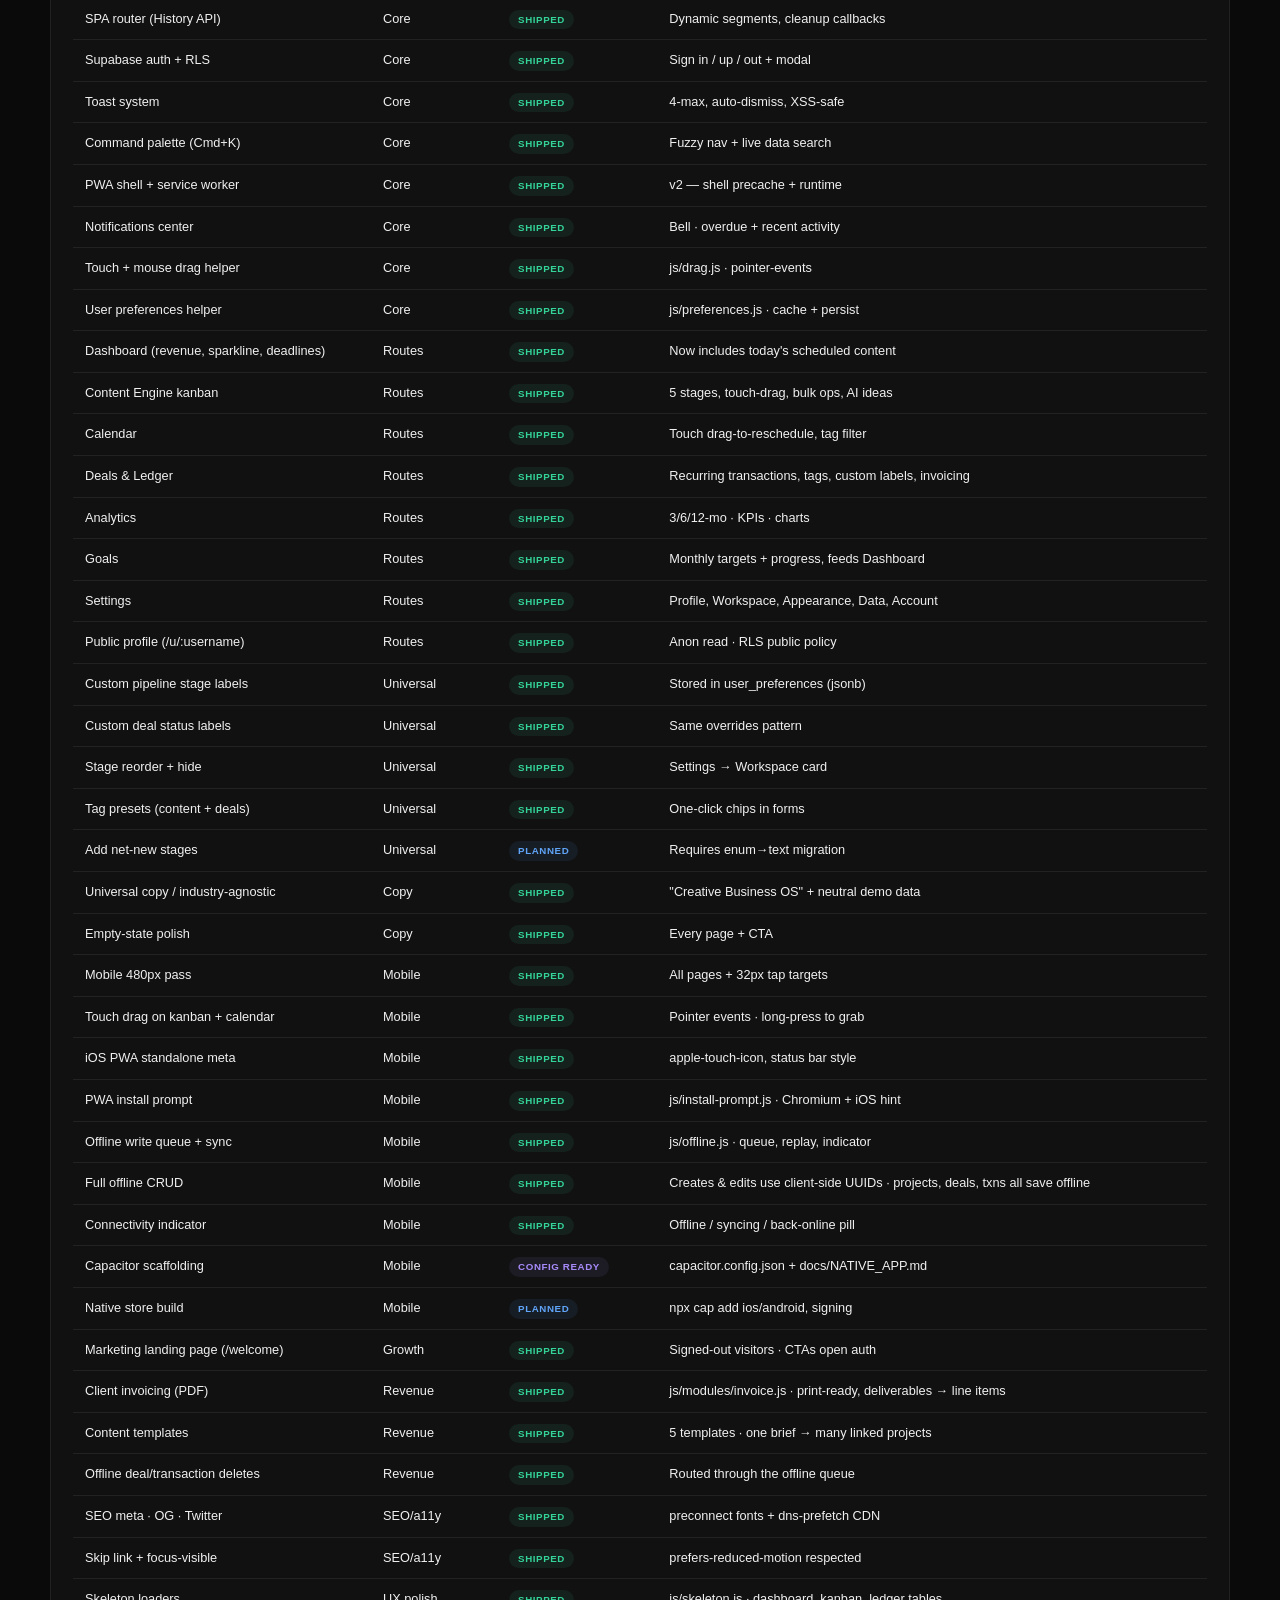
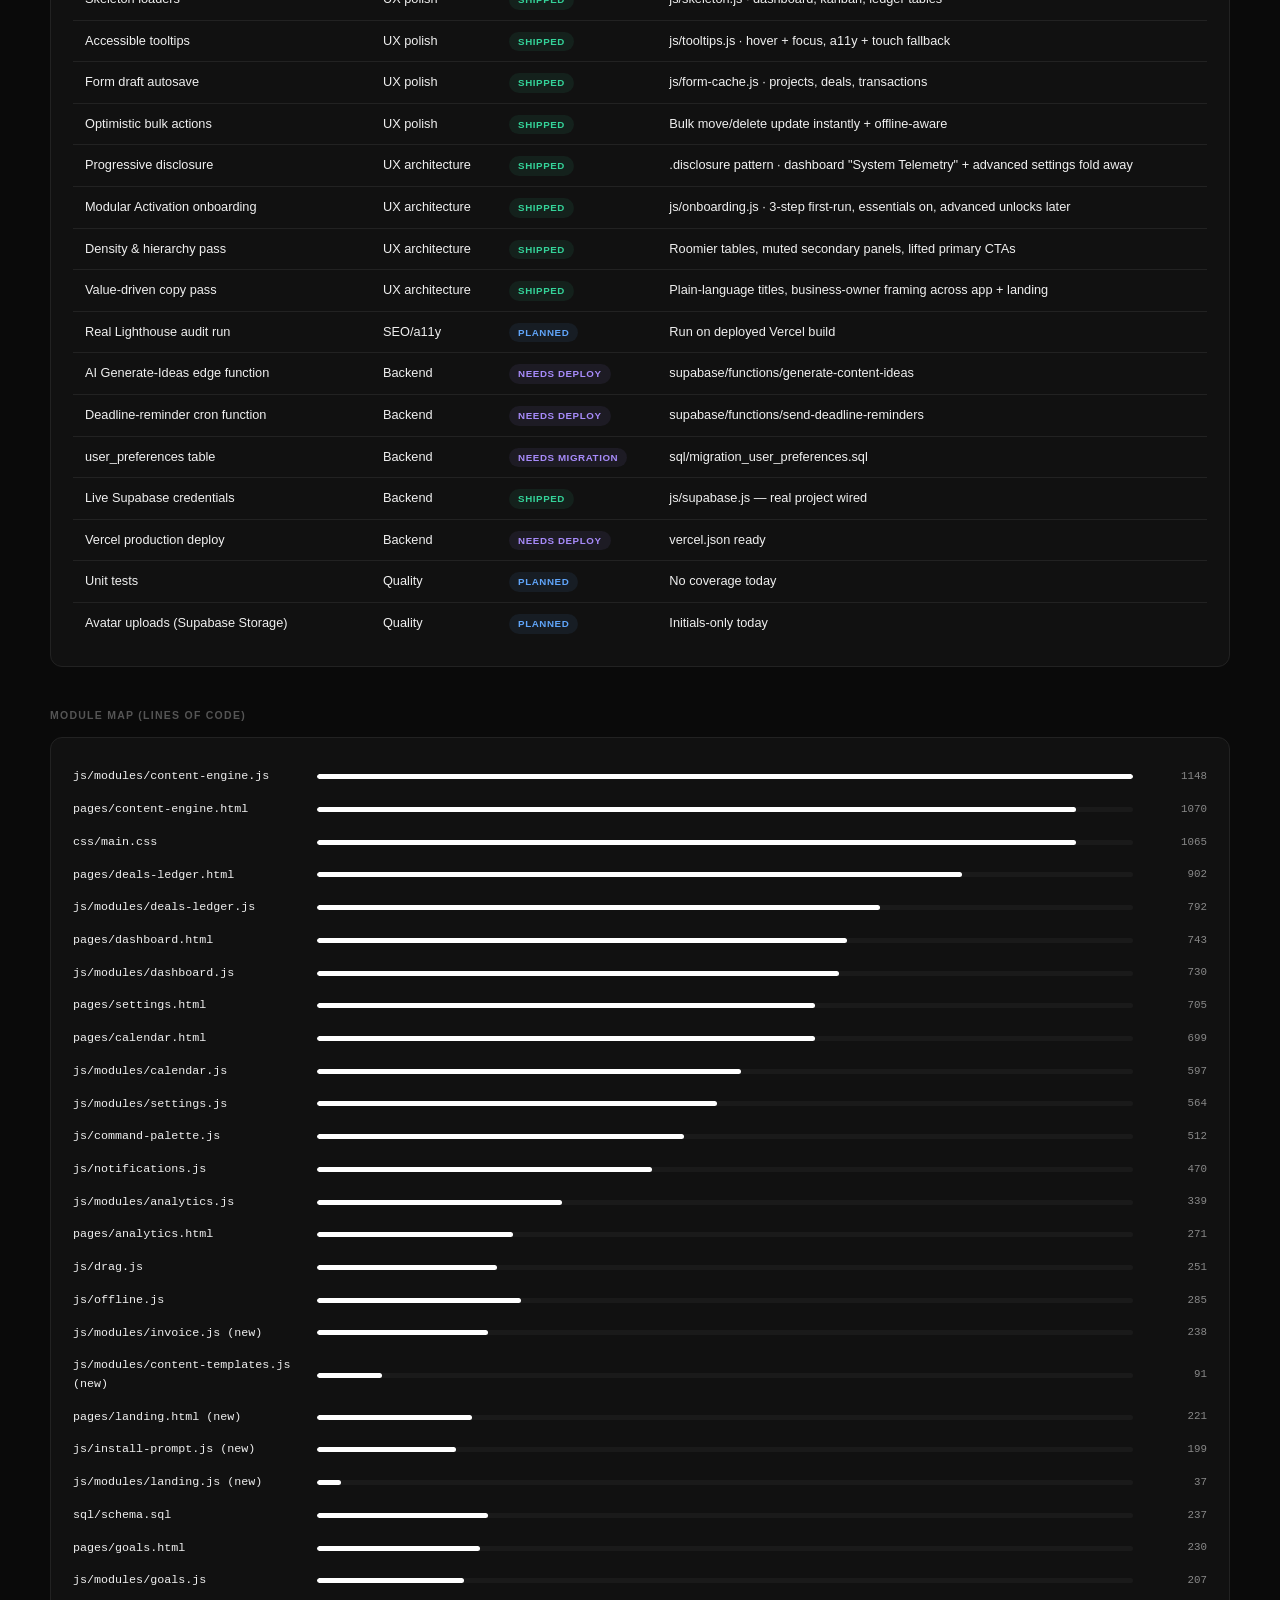
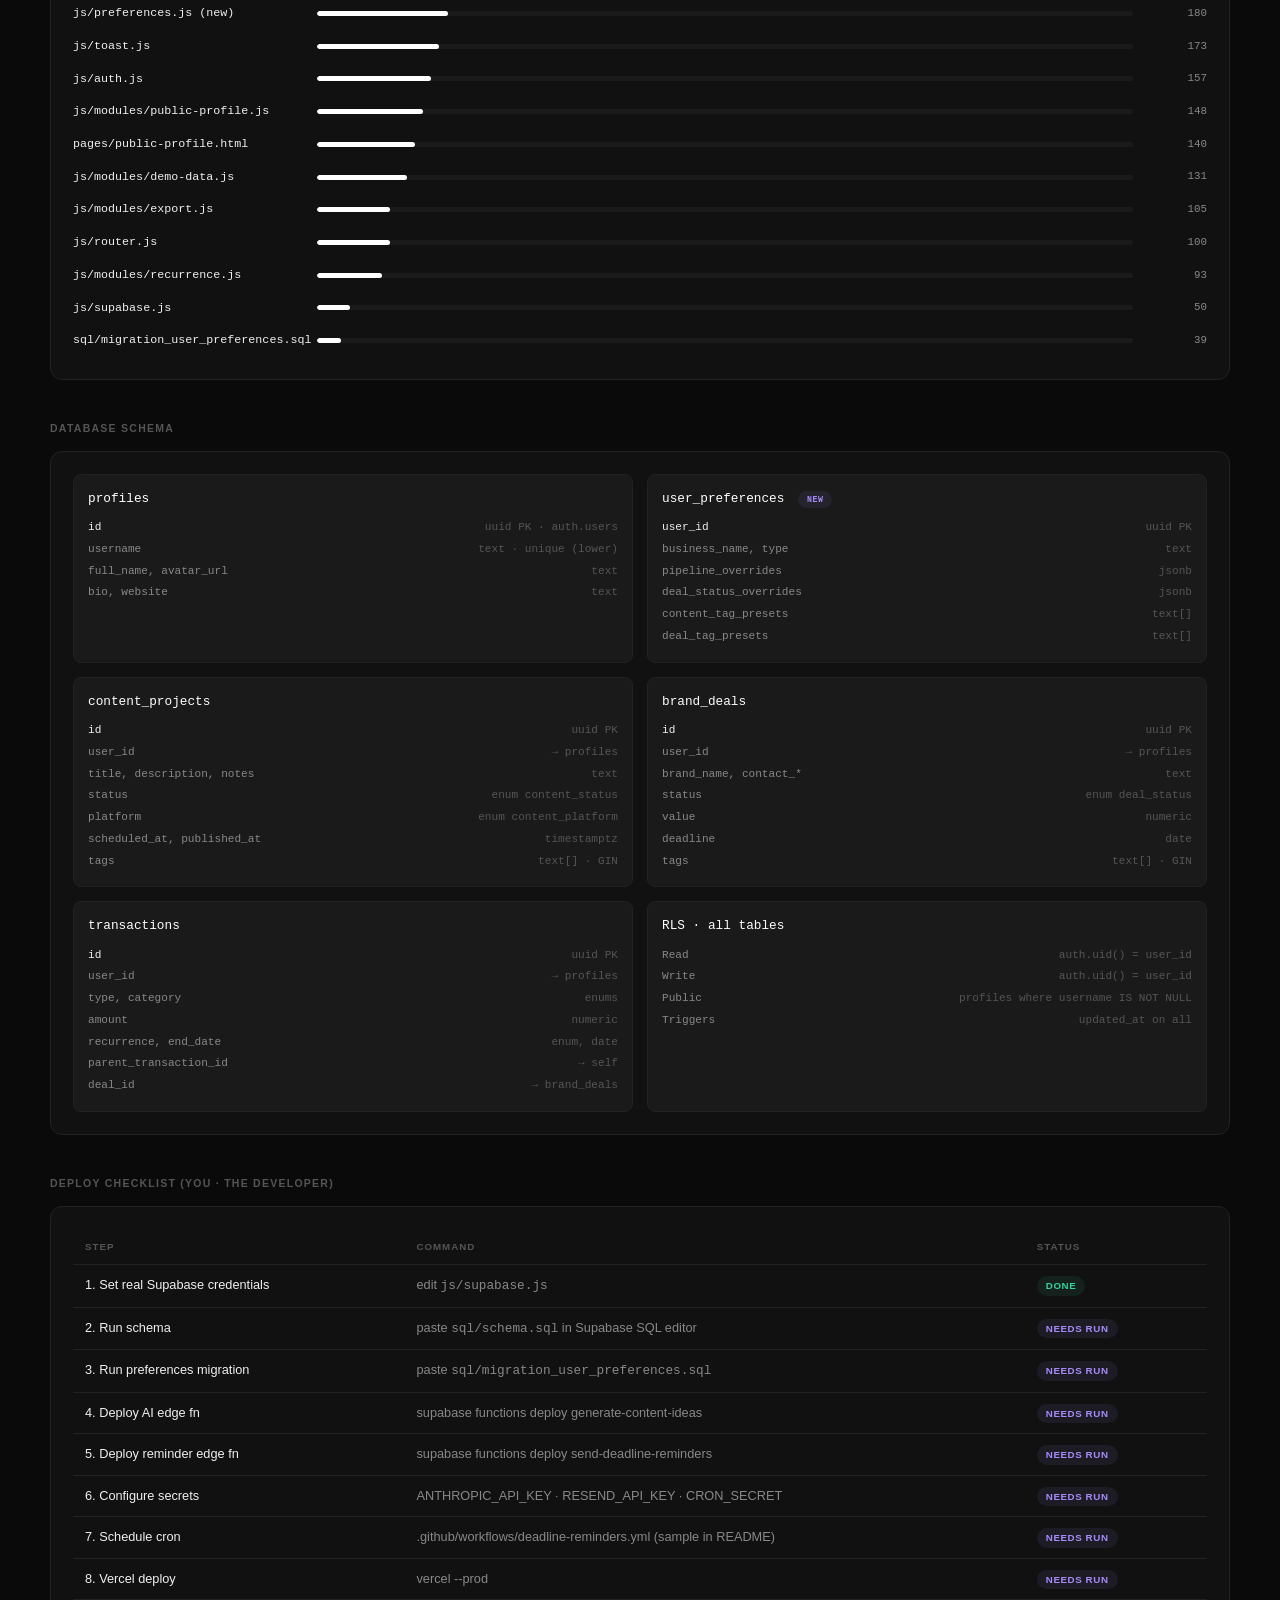
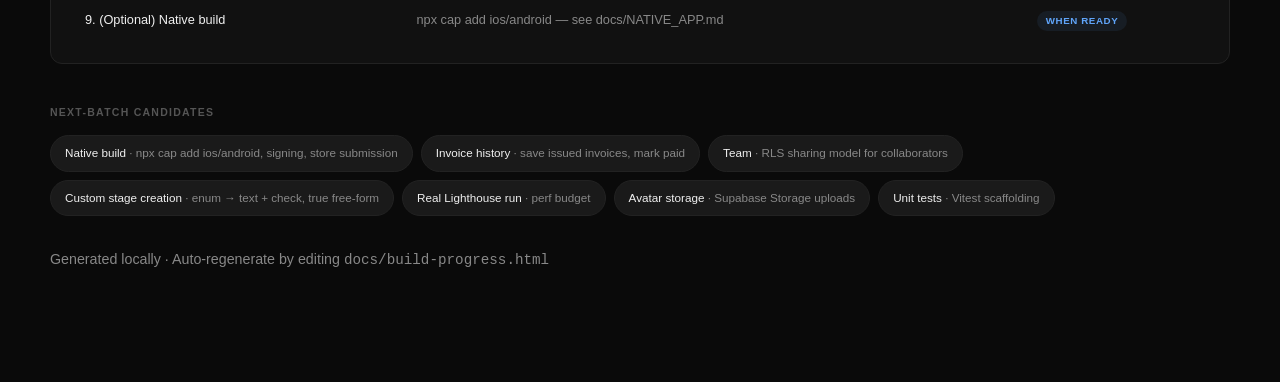
<file: docs/build-progress.html>
<!DOCTYPE html>
<html lang="en">
<head>
<meta charset="UTF-8" />
<meta name="viewport" content="width=device-width, initial-scale=1" />
<title>SVN OS — Build Progress</title>
<style>
  :root {
    --bg: #0a0a0a; --surface: #111; --surface-2: #1a1a1a; --border: #222;
    --text: #f0f0f0; --dim: #888; --muted: #555; --accent: #fff;
    --success: #34d399; --warn: #fbbf24; --danger: #f87171; --info: #60a5fa;
    --purple: #a78bfa;
  }
  * { box-sizing: border-box; margin: 0; padding: 0; }
  html { font-size: 15px; -webkit-font-smoothing: antialiased; }
  body {
    background: var(--bg); color: var(--text);
    font-family: -apple-system, BlinkMacSystemFont, "Inter", sans-serif;
    line-height: 1.6; padding: 32px 24px 80px; min-height: 100vh;
  }
  a { color: inherit; }
  .wrap { max-width: 1180px; margin: 0 auto; }
  h1 {
    font-size: 2.4rem; font-weight: 300; letter-spacing: -0.02em;
    margin-bottom: 6px;
  }
  .subtitle {
    color: var(--dim); font-size: 0.95rem;
    margin-bottom: 36px; font-variant-numeric: tabular-nums;
  }
  .section-title {
    font-size: 0.7rem; font-weight: 600; text-transform: uppercase;
    letter-spacing: 0.12em; color: var(--muted);
    margin: 40px 0 14px;
  }

  /* Header KPIs */
  .kpis { display: grid; grid-template-columns: repeat(4, 1fr); gap: 14px; }
  .kpi {
    background: var(--surface); border: 1px solid var(--border);
    border-radius: 10px; padding: 22px;
  }
  .kpi-label {
    font-size: 0.68rem; text-transform: uppercase; letter-spacing: 0.1em;
    color: var(--muted); margin-bottom: 8px;
  }
  .kpi-value {
    font-size: 1.7rem; font-weight: 300; letter-spacing: -0.02em;
    font-variant-numeric: tabular-nums;
  }
  .kpi-foot { color: var(--dim); font-size: 0.74rem; margin-top: 6px; }

  /* Cards */
  .card {
    background: var(--surface); border: 1px solid var(--border);
    border-radius: 12px; padding: 22px;
  }
  .grid-2 { display: grid; grid-template-columns: 1.4fr 1fr; gap: 16px; }

  /* Features table */
  table { width: 100%; border-collapse: collapse; font-size: 0.85rem; }
  th, td {
    padding: 10px 12px; border-bottom: 1px solid var(--border);
    text-align: left; vertical-align: top;
  }
  th {
    font-size: 0.65rem; text-transform: uppercase; letter-spacing: 0.1em;
    font-weight: 600; color: var(--muted);
  }
  tbody tr:last-child td { border-bottom: none; }
  td.muted { color: var(--dim); }

  .pill {
    display: inline-block; padding: 2px 9px; border-radius: 999px;
    font-size: 0.65rem; font-weight: 600; text-transform: uppercase;
    letter-spacing: 0.06em; font-variant-numeric: tabular-nums;
  }
  .pill-shipped { color: var(--success); background: rgba(52,211,153,0.08); }
  .pill-progress { color: var(--warn); background: rgba(251,191,36,0.08); }
  .pill-planned { color: var(--info); background: rgba(96,165,250,0.08); }
  .pill-blocked { color: var(--danger); background: rgba(247,113,113,0.08); }
  .pill-config { color: var(--purple); background: rgba(167,139,250,0.08); }

  /* Timeline */
  .timeline { display: flex; flex-direction: column; gap: 12px; }
  .tl-row {
    display: grid; grid-template-columns: 80px 1fr auto;
    gap: 14px; align-items: baseline;
    padding: 10px 0; border-bottom: 1px solid var(--border);
  }
  .tl-row:last-child { border-bottom: none; }
  .tl-hash {
    color: var(--muted); font-family: ui-monospace, "JetBrains Mono", monospace;
    font-size: 0.78rem;
  }
  .tl-msg { color: var(--text); font-size: 0.86rem; }
  .tl-date { color: var(--dim); font-size: 0.72rem; font-variant-numeric: tabular-nums; }

  /* Module bars */
  .mod-row {
    display: grid; grid-template-columns: 230px 1fr 60px;
    gap: 14px; align-items: center;
    padding: 7px 0;
  }
  .mod-name {
    font-family: ui-monospace, "JetBrains Mono", monospace;
    font-size: 0.78rem; color: var(--text);
  }
  .mod-bar {
    height: 5px; background: var(--surface-2); border-radius: 999px; overflow: hidden;
  }
  .mod-bar-fill {
    height: 100%; background: var(--accent); border-radius: 999px;
  }
  .mod-lines {
    text-align: right; color: var(--dim); font-size: 0.72rem;
    font-variant-numeric: tabular-nums;
    font-family: ui-monospace, monospace;
  }

  /* Schema diagram */
  .schema-grid {
    display: grid; grid-template-columns: repeat(2, 1fr); gap: 14px;
  }
  .tbl {
    background: var(--surface-2); border: 1px solid var(--border);
    border-radius: 8px; padding: 14px;
  }
  .tbl-name {
    font-family: ui-monospace, monospace;
    color: var(--accent); font-size: 0.85rem;
    margin-bottom: 8px; font-weight: 500;
  }
  .tbl-col {
    font-family: ui-monospace, monospace;
    color: var(--dim); font-size: 0.74rem;
    display: flex; justify-content: space-between; padding: 2px 0;
  }
  .tbl-col .type { color: var(--muted); }
  .tbl-col.key { color: var(--text); }

  /* Roadmap chips */
  .chip-row { display: flex; flex-wrap: wrap; gap: 8px; }
  .roadmap-chip {
    padding: 8px 14px; border: 1px solid var(--border); border-radius: 999px;
    background: var(--surface-2); color: var(--dim); font-size: 0.78rem;
  }
  .roadmap-chip strong { color: var(--text); font-weight: 500; }

  /* Stack diagram */
  .stack {
    display: grid; grid-template-columns: repeat(4, 1fr); gap: 10px;
  }
  .stack-box {
    background: var(--surface-2); border: 1px solid var(--border);
    border-radius: 8px; padding: 14px; text-align: center;
  }
  .stack-name {
    font-size: 0.82rem; color: var(--text); margin-bottom: 4px; font-weight: 500;
  }
  .stack-role { font-size: 0.66rem; color: var(--muted); }

  @media (max-width: 900px) {
    .kpis, .grid-2, .stack, .schema-grid { grid-template-columns: 1fr; }
    .mod-row { grid-template-columns: 1fr 70px; }
    .mod-row .mod-bar { display: none; }
  }
</style>
</head>
<body>
<div class="wrap">

  <h1>SVN OS — Build Progress</h1>
  <p class="subtitle">Local developer view · regenerate by re-running the build-progress task</p>

  <!-- ── Top-level KPIs ── -->
  <div class="kpis">
    <div class="kpi">
      <div class="kpi-label">Lines of code</div>
      <div class="kpi-value">16,500</div>
      <div class="kpi-foot">JS · CSS · HTML · SQL</div>
    </div>
    <div class="kpi">
      <div class="kpi-label">Routes shipped</div>
      <div class="kpi-value">8</div>
      <div class="kpi-foot">+ landing, + public, + dynamic</div>
    </div>
    <div class="kpi">
      <div class="kpi-label">Features shipped</div>
      <div class="kpi-value">58</div>
      <div class="kpi-foot">across 17 release batches</div>
    </div>
    <div class="kpi">
      <div class="kpi-label">Awaiting deploy</div>
      <div class="kpi-value">4</div>
      <div class="kpi-foot">DB migration · 2 edge fns · Vercel</div>
    </div>
  </div>

  <!-- ── Tech Stack ── -->
  <div class="section-title">Stack</div>
  <div class="stack">
    <div class="stack-box"><div class="stack-name">Vanilla JS · ES modules</div><div class="stack-role">No bundler</div></div>
    <div class="stack-box"><div class="stack-name">Supabase</div><div class="stack-role">Postgres · Auth · RLS · Edge</div></div>
    <div class="stack-box"><div class="stack-name">Vercel</div><div class="stack-role">Static hosting · SPA rewrites</div></div>
    <div class="stack-box"><div class="stack-name">PWA</div><div class="stack-role">Service worker · manifest</div></div>
  </div>

  <!-- ── Release Timeline ── -->
  <div class="section-title">Release Timeline</div>
  <div class="card">
    <div class="timeline">
      <div class="tl-row"><span class="tl-hash">HEAD</span><span class="tl-msg"><strong>Polish sweep + visual index</strong> — skeletons &amp; tooltips on Goals/Analytics/Ledger, hover hints on calendar nav + dashboard quick actions, full screenshot gallery at <code>/docs/screens/index.html</code></span><span class="tl-date">in flight</span></div>
      <div class="tl-row"><span class="tl-hash">0cdeea0</span><span class="tl-msg">Calendar nav tooltips + dashboard quick-action tooltips</span><span class="tl-date">2026-06-05</span></div>
      <div class="tl-row"><span class="tl-hash">9b17fdc</span><span class="tl-msg">Skeleton + tooltip coverage for Goals, Analytics, Ledger summary; svn-os-v12</span><span class="tl-date">2026-06-05</span></div>
      <div class="tl-row"><span class="tl-hash">fef0048</span><span class="tl-msg">Visual Index — gallery of all 7 screens (desktop + mobile)</span><span class="tl-date">2026-06-05</span></div>
      <div class="tl-row"><span class="tl-hash">15019dc</span><span class="tl-msg"><strong>De-intimidation pass</strong> — progressive disclosure (System Telemetry, advanced settings), Modular Activation onboarding, density &amp; hierarchy, value-driven copy</span><span class="tl-date">2026-06-04</span></div>
      <div class="tl-row"><span class="tl-hash">732d0e3</span><span class="tl-msg">Premium UX polish — skeleton loaders everywhere, accessible tooltips, auto-saved form drafts, and optimistic bulk actions</span><span class="tl-date">2026-06-04</span></div>
      <div class="tl-row"><span class="tl-hash">a8f3f50</span><span class="tl-msg">Full offline CRUD — creates &amp; edits with client-side UUIDs; projects, deals, transactions all save instantly offline and replay on reconnect</span><span class="tl-date">2026-06-04</span></div>
      <div class="tl-row"><span class="tl-hash">05fff3c</span><span class="tl-msg">Revenue tooling — client invoicing (PDF), content templates (one brief → many projects), offline deal/transaction deletes</span><span class="tl-date">2026-06-04</span></div>
      <div class="tl-row"><span class="tl-hash">bd9eae4</span><span class="tl-msg">App Store track — PWA install prompt, offline write queue + sync indicator, marketing landing page, Capacitor scaffolding</span><span class="tl-date">2026-06-04</span></div>
      <div class="tl-row"><span class="tl-hash">d67a578</span><span class="tl-msg">Universal flexibility — touch drag, custom pipeline stages, tag presets, dashboard cross-sync, universal copy</span><span class="tl-date">2026-06-04</span></div>
      <div class="tl-row"><span class="tl-hash">4e988ea</span><span class="tl-msg">Calendar drag-to-reschedule + tag filter, Goals page, notifications center, mobile + Lighthouse pass</span><span class="tl-date">2026-06-04</span></div>
      <div class="tl-row"><span class="tl-hash">8321ba4</span><span class="tl-msg">Universal Cmd+K search, bulk operations, deadline-reminder edge function</span><span class="tl-date">2026-06-03</span></div>
      <div class="tl-row"><span class="tl-hash">11f58a2</span><span class="tl-msg">Tag filters, recurring transactions, public profiles, AI idea generator</span><span class="tl-date">2026-06-03</span></div>
      <div class="tl-row"><span class="tl-hash">6f48123</span><span class="tl-msg">Analytics page, onboarding banner, PWA service worker</span><span class="tl-date">2026-06-03</span></div>
      <div class="tl-row"><span class="tl-hash">443a547</span><span class="tl-msg">Demo data seeder, CSV export, tags on content & deals</span><span class="tl-date">2026-06-03</span></div>
      <div class="tl-row"><span class="tl-hash">9639ce9</span><span class="tl-msg">Finalize app: Supabase wired, PWA manifest, icons</span><span class="tl-date">2026-06-02</span></div>
      <div class="tl-row"><span class="tl-hash">bbe6e29</span><span class="tl-msg">Restyle auth modal</span><span class="tl-date">2026-05-28</span></div>
    </div>
  </div>

  <!-- ── Feature Inventory ── -->
  <div class="section-title">Feature Inventory</div>
  <div class="card">
    <table>
      <thead>
        <tr><th>Feature</th><th>Area</th><th>Status</th><th>Notes</th></tr>
      </thead>
      <tbody>
        <tr><td>SPA router (History API)</td><td>Core</td><td><span class="pill pill-shipped">Shipped</span></td><td>Dynamic segments, cleanup callbacks</td></tr>
        <tr><td>Supabase auth + RLS</td><td>Core</td><td><span class="pill pill-shipped">Shipped</span></td><td>Sign in / up / out + modal</td></tr>
        <tr><td>Toast system</td><td>Core</td><td><span class="pill pill-shipped">Shipped</span></td><td>4-max, auto-dismiss, XSS-safe</td></tr>
        <tr><td>Command palette (Cmd+K)</td><td>Core</td><td><span class="pill pill-shipped">Shipped</span></td><td>Fuzzy nav + live data search</td></tr>
        <tr><td>PWA shell + service worker</td><td>Core</td><td><span class="pill pill-shipped">Shipped</span></td><td>v2 — shell precache + runtime</td></tr>
        <tr><td>Notifications center</td><td>Core</td><td><span class="pill pill-shipped">Shipped</span></td><td>Bell · overdue + recent activity</td></tr>
        <tr><td>Touch + mouse drag helper</td><td>Core</td><td><span class="pill pill-shipped">Shipped</span></td><td>js/drag.js · pointer-events</td></tr>
        <tr><td>User preferences helper</td><td>Core</td><td><span class="pill pill-shipped">Shipped</span></td><td>js/preferences.js · cache + persist</td></tr>

        <tr><td>Dashboard (revenue, sparkline, deadlines)</td><td>Routes</td><td><span class="pill pill-shipped">Shipped</span></td><td>Now includes today's scheduled content</td></tr>
        <tr><td>Content Engine kanban</td><td>Routes</td><td><span class="pill pill-shipped">Shipped</span></td><td>5 stages, touch-drag, bulk ops, AI ideas</td></tr>
        <tr><td>Calendar</td><td>Routes</td><td><span class="pill pill-shipped">Shipped</span></td><td>Touch drag-to-reschedule, tag filter</td></tr>
        <tr><td>Deals &amp; Ledger</td><td>Routes</td><td><span class="pill pill-shipped">Shipped</span></td><td>Recurring transactions, tags, custom labels, invoicing</td></tr>
        <tr><td>Analytics</td><td>Routes</td><td><span class="pill pill-shipped">Shipped</span></td><td>3/6/12-mo · KPIs · charts</td></tr>
        <tr><td>Goals</td><td>Routes</td><td><span class="pill pill-shipped">Shipped</span></td><td>Monthly targets + progress, feeds Dashboard</td></tr>
        <tr><td>Settings</td><td>Routes</td><td><span class="pill pill-shipped">Shipped</span></td><td>Profile, Workspace, Appearance, Data, Account</td></tr>
        <tr><td>Public profile (/u/:username)</td><td>Routes</td><td><span class="pill pill-shipped">Shipped</span></td><td>Anon read · RLS public policy</td></tr>

        <tr><td>Custom pipeline stage labels</td><td>Universal</td><td><span class="pill pill-shipped">Shipped</span></td><td>Stored in user_preferences (jsonb)</td></tr>
        <tr><td>Custom deal status labels</td><td>Universal</td><td><span class="pill pill-shipped">Shipped</span></td><td>Same overrides pattern</td></tr>
        <tr><td>Stage reorder + hide</td><td>Universal</td><td><span class="pill pill-shipped">Shipped</span></td><td>Settings → Workspace card</td></tr>
        <tr><td>Tag presets (content + deals)</td><td>Universal</td><td><span class="pill pill-shipped">Shipped</span></td><td>One-click chips in forms</td></tr>
        <tr><td>Add net-new stages</td><td>Universal</td><td><span class="pill pill-planned">Planned</span></td><td>Requires enum→text migration</td></tr>

        <tr><td>Universal copy / industry-agnostic</td><td>Copy</td><td><span class="pill pill-shipped">Shipped</span></td><td>"Creative Business OS" + neutral demo data</td></tr>
        <tr><td>Empty-state polish</td><td>Copy</td><td><span class="pill pill-shipped">Shipped</span></td><td>Every page + CTA</td></tr>

        <tr><td>Mobile 480px pass</td><td>Mobile</td><td><span class="pill pill-shipped">Shipped</span></td><td>All pages + 32px tap targets</td></tr>
        <tr><td>Touch drag on kanban + calendar</td><td>Mobile</td><td><span class="pill pill-shipped">Shipped</span></td><td>Pointer events · long-press to grab</td></tr>
        <tr><td>iOS PWA standalone meta</td><td>Mobile</td><td><span class="pill pill-shipped">Shipped</span></td><td>apple-touch-icon, status bar style</td></tr>
        <tr><td>PWA install prompt</td><td>Mobile</td><td><span class="pill pill-shipped">Shipped</span></td><td>js/install-prompt.js · Chromium + iOS hint</td></tr>
        <tr><td>Offline write queue + sync</td><td>Mobile</td><td><span class="pill pill-shipped">Shipped</span></td><td>js/offline.js · queue, replay, indicator</td></tr>
        <tr><td>Full offline CRUD</td><td>Mobile</td><td><span class="pill pill-shipped">Shipped</span></td><td>Creates &amp; edits use client-side UUIDs · projects, deals, txns all save offline</td></tr>
        <tr><td>Connectivity indicator</td><td>Mobile</td><td><span class="pill pill-shipped">Shipped</span></td><td>Offline / syncing / back-online pill</td></tr>
        <tr><td>Capacitor scaffolding</td><td>Mobile</td><td><span class="pill pill-config">Config ready</span></td><td>capacitor.config.json + docs/NATIVE_APP.md</td></tr>
        <tr><td>Native store build</td><td>Mobile</td><td><span class="pill pill-planned">Planned</span></td><td>npx cap add ios/android, signing</td></tr>

        <tr><td>Marketing landing page (/welcome)</td><td>Growth</td><td><span class="pill pill-shipped">Shipped</span></td><td>Signed-out visitors · CTAs open auth</td></tr>

        <tr><td>Client invoicing (PDF)</td><td>Revenue</td><td><span class="pill pill-shipped">Shipped</span></td><td>js/modules/invoice.js · print-ready, deliverables → line items</td></tr>
        <tr><td>Content templates</td><td>Revenue</td><td><span class="pill pill-shipped">Shipped</span></td><td>5 templates · one brief → many linked projects</td></tr>
        <tr><td>Offline deal/transaction deletes</td><td>Revenue</td><td><span class="pill pill-shipped">Shipped</span></td><td>Routed through the offline queue</td></tr>

        <tr><td>SEO meta · OG · Twitter</td><td>SEO/a11y</td><td><span class="pill pill-shipped">Shipped</span></td><td>preconnect fonts + dns-prefetch CDN</td></tr>
        <tr><td>Skip link + focus-visible</td><td>SEO/a11y</td><td><span class="pill pill-shipped">Shipped</span></td><td>prefers-reduced-motion respected</td></tr>
        <tr><td>Skeleton loaders</td><td>UX polish</td><td><span class="pill pill-shipped">Shipped</span></td><td>js/skeleton.js · dashboard, kanban, ledger tables</td></tr>
        <tr><td>Accessible tooltips</td><td>UX polish</td><td><span class="pill pill-shipped">Shipped</span></td><td>js/tooltips.js · hover + focus, a11y + touch fallback</td></tr>
        <tr><td>Form draft autosave</td><td>UX polish</td><td><span class="pill pill-shipped">Shipped</span></td><td>js/form-cache.js · projects, deals, transactions</td></tr>
        <tr><td>Optimistic bulk actions</td><td>UX polish</td><td><span class="pill pill-shipped">Shipped</span></td><td>Bulk move/delete update instantly + offline-aware</td></tr>
        <tr><td>Progressive disclosure</td><td>UX architecture</td><td><span class="pill pill-shipped">Shipped</span></td><td>.disclosure pattern · dashboard "System Telemetry" + advanced settings fold away</td></tr>
        <tr><td>Modular Activation onboarding</td><td>UX architecture</td><td><span class="pill pill-shipped">Shipped</span></td><td>js/onboarding.js · 3-step first-run, essentials on, advanced unlocks later</td></tr>
        <tr><td>Density &amp; hierarchy pass</td><td>UX architecture</td><td><span class="pill pill-shipped">Shipped</span></td><td>Roomier tables, muted secondary panels, lifted primary CTAs</td></tr>
        <tr><td>Value-driven copy pass</td><td>UX architecture</td><td><span class="pill pill-shipped">Shipped</span></td><td>Plain-language titles, business-owner framing across app + landing</td></tr>
        <tr><td>Real Lighthouse audit run</td><td>SEO/a11y</td><td><span class="pill pill-planned">Planned</span></td><td>Run on deployed Vercel build</td></tr>

        <tr><td>AI Generate-Ideas edge function</td><td>Backend</td><td><span class="pill pill-config">Needs deploy</span></td><td>supabase/functions/generate-content-ideas</td></tr>
        <tr><td>Deadline-reminder cron function</td><td>Backend</td><td><span class="pill pill-config">Needs deploy</span></td><td>supabase/functions/send-deadline-reminders</td></tr>
        <tr><td>user_preferences table</td><td>Backend</td><td><span class="pill pill-config">Needs migration</span></td><td>sql/migration_user_preferences.sql</td></tr>
        <tr><td>Live Supabase credentials</td><td>Backend</td><td><span class="pill pill-shipped">Shipped</span></td><td>js/supabase.js — real project wired</td></tr>
        <tr><td>Vercel production deploy</td><td>Backend</td><td><span class="pill pill-config">Needs deploy</span></td><td>vercel.json ready</td></tr>

        <tr><td>Unit tests</td><td>Quality</td><td><span class="pill pill-planned">Planned</span></td><td>No coverage today</td></tr>
        <tr><td>Avatar uploads (Supabase Storage)</td><td>Quality</td><td><span class="pill pill-planned">Planned</span></td><td>Initials-only today</td></tr>
      </tbody>
    </table>
  </div>

  <!-- ── Module Map ── -->
  <div class="section-title">Module Map (lines of code)</div>
  <div class="card">
    <div class="mod-row"><span class="mod-name">js/modules/content-engine.js</span><div class="mod-bar"><div class="mod-bar-fill" style="width:100%"></div></div><span class="mod-lines">1148</span></div>
    <div class="mod-row"><span class="mod-name">pages/content-engine.html</span><div class="mod-bar"><div class="mod-bar-fill" style="width:93%"></div></div><span class="mod-lines">1070</span></div>
    <div class="mod-row"><span class="mod-name">css/main.css</span><div class="mod-bar"><div class="mod-bar-fill" style="width:93%"></div></div><span class="mod-lines">1065</span></div>
    <div class="mod-row"><span class="mod-name">pages/deals-ledger.html</span><div class="mod-bar"><div class="mod-bar-fill" style="width:79%"></div></div><span class="mod-lines">902</span></div>
    <div class="mod-row"><span class="mod-name">js/modules/deals-ledger.js</span><div class="mod-bar"><div class="mod-bar-fill" style="width:69%"></div></div><span class="mod-lines">792</span></div>
    <div class="mod-row"><span class="mod-name">pages/dashboard.html</span><div class="mod-bar"><div class="mod-bar-fill" style="width:65%"></div></div><span class="mod-lines">743</span></div>
    <div class="mod-row"><span class="mod-name">js/modules/dashboard.js</span><div class="mod-bar"><div class="mod-bar-fill" style="width:64%"></div></div><span class="mod-lines">730</span></div>
    <div class="mod-row"><span class="mod-name">pages/settings.html</span><div class="mod-bar"><div class="mod-bar-fill" style="width:61%"></div></div><span class="mod-lines">705</span></div>
    <div class="mod-row"><span class="mod-name">pages/calendar.html</span><div class="mod-bar"><div class="mod-bar-fill" style="width:61%"></div></div><span class="mod-lines">699</span></div>
    <div class="mod-row"><span class="mod-name">js/modules/calendar.js</span><div class="mod-bar"><div class="mod-bar-fill" style="width:52%"></div></div><span class="mod-lines">597</span></div>
    <div class="mod-row"><span class="mod-name">js/modules/settings.js</span><div class="mod-bar"><div class="mod-bar-fill" style="width:49%"></div></div><span class="mod-lines">564</span></div>
    <div class="mod-row"><span class="mod-name">js/command-palette.js</span><div class="mod-bar"><div class="mod-bar-fill" style="width:45%"></div></div><span class="mod-lines">512</span></div>
    <div class="mod-row"><span class="mod-name">js/notifications.js</span><div class="mod-bar"><div class="mod-bar-fill" style="width:41%"></div></div><span class="mod-lines">470</span></div>
    <div class="mod-row"><span class="mod-name">js/modules/analytics.js</span><div class="mod-bar"><div class="mod-bar-fill" style="width:30%"></div></div><span class="mod-lines">339</span></div>
    <div class="mod-row"><span class="mod-name">pages/analytics.html</span><div class="mod-bar"><div class="mod-bar-fill" style="width:24%"></div></div><span class="mod-lines">271</span></div>
    <div class="mod-row"><span class="mod-name">js/drag.js</span><div class="mod-bar"><div class="mod-bar-fill" style="width:22%"></div></div><span class="mod-lines">251</span></div>
    <div class="mod-row"><span class="mod-name">js/offline.js</span><div class="mod-bar"><div class="mod-bar-fill" style="width:25%"></div></div><span class="mod-lines">285</span></div>
    <div class="mod-row"><span class="mod-name">js/modules/invoice.js (new)</span><div class="mod-bar"><div class="mod-bar-fill" style="width:21%"></div></div><span class="mod-lines">238</span></div>
    <div class="mod-row"><span class="mod-name">js/modules/content-templates.js (new)</span><div class="mod-bar"><div class="mod-bar-fill" style="width:8%"></div></div><span class="mod-lines">91</span></div>
    <div class="mod-row"><span class="mod-name">pages/landing.html (new)</span><div class="mod-bar"><div class="mod-bar-fill" style="width:19%"></div></div><span class="mod-lines">221</span></div>
    <div class="mod-row"><span class="mod-name">js/install-prompt.js (new)</span><div class="mod-bar"><div class="mod-bar-fill" style="width:17%"></div></div><span class="mod-lines">199</span></div>
    <div class="mod-row"><span class="mod-name">js/modules/landing.js (new)</span><div class="mod-bar"><div class="mod-bar-fill" style="width:3%"></div></div><span class="mod-lines">37</span></div>
    <div class="mod-row"><span class="mod-name">sql/schema.sql</span><div class="mod-bar"><div class="mod-bar-fill" style="width:21%"></div></div><span class="mod-lines">237</span></div>
    <div class="mod-row"><span class="mod-name">pages/goals.html</span><div class="mod-bar"><div class="mod-bar-fill" style="width:20%"></div></div><span class="mod-lines">230</span></div>
    <div class="mod-row"><span class="mod-name">js/modules/goals.js</span><div class="mod-bar"><div class="mod-bar-fill" style="width:18%"></div></div><span class="mod-lines">207</span></div>
    <div class="mod-row"><span class="mod-name">js/preferences.js (new)</span><div class="mod-bar"><div class="mod-bar-fill" style="width:16%"></div></div><span class="mod-lines">180</span></div>
    <div class="mod-row"><span class="mod-name">js/toast.js</span><div class="mod-bar"><div class="mod-bar-fill" style="width:15%"></div></div><span class="mod-lines">173</span></div>
    <div class="mod-row"><span class="mod-name">js/auth.js</span><div class="mod-bar"><div class="mod-bar-fill" style="width:14%"></div></div><span class="mod-lines">157</span></div>
    <div class="mod-row"><span class="mod-name">js/modules/public-profile.js</span><div class="mod-bar"><div class="mod-bar-fill" style="width:13%"></div></div><span class="mod-lines">148</span></div>
    <div class="mod-row"><span class="mod-name">pages/public-profile.html</span><div class="mod-bar"><div class="mod-bar-fill" style="width:12%"></div></div><span class="mod-lines">140</span></div>
    <div class="mod-row"><span class="mod-name">js/modules/demo-data.js</span><div class="mod-bar"><div class="mod-bar-fill" style="width:11%"></div></div><span class="mod-lines">131</span></div>
    <div class="mod-row"><span class="mod-name">js/modules/export.js</span><div class="mod-bar"><div class="mod-bar-fill" style="width:9%"></div></div><span class="mod-lines">105</span></div>
    <div class="mod-row"><span class="mod-name">js/router.js</span><div class="mod-bar"><div class="mod-bar-fill" style="width:9%"></div></div><span class="mod-lines">100</span></div>
    <div class="mod-row"><span class="mod-name">js/modules/recurrence.js</span><div class="mod-bar"><div class="mod-bar-fill" style="width:8%"></div></div><span class="mod-lines">93</span></div>
    <div class="mod-row"><span class="mod-name">js/supabase.js</span><div class="mod-bar"><div class="mod-bar-fill" style="width:4%"></div></div><span class="mod-lines">50</span></div>
    <div class="mod-row"><span class="mod-name">sql/migration_user_preferences.sql</span><div class="mod-bar"><div class="mod-bar-fill" style="width:3%"></div></div><span class="mod-lines">39</span></div>
  </div>

  <!-- ── DB Schema ── -->
  <div class="section-title">Database Schema</div>
  <div class="card">
    <div class="schema-grid">
      <div class="tbl">
        <div class="tbl-name">profiles</div>
        <div class="tbl-col key"><span>id</span><span class="type">uuid PK · auth.users</span></div>
        <div class="tbl-col"><span>username</span><span class="type">text · unique (lower)</span></div>
        <div class="tbl-col"><span>full_name, avatar_url</span><span class="type">text</span></div>
        <div class="tbl-col"><span>bio, website</span><span class="type">text</span></div>
      </div>
      <div class="tbl">
        <div class="tbl-name">user_preferences <span class="pill pill-config" style="margin-left:6px;font-size:0.55rem;">new</span></div>
        <div class="tbl-col key"><span>user_id</span><span class="type">uuid PK</span></div>
        <div class="tbl-col"><span>business_name, type</span><span class="type">text</span></div>
        <div class="tbl-col"><span>pipeline_overrides</span><span class="type">jsonb</span></div>
        <div class="tbl-col"><span>deal_status_overrides</span><span class="type">jsonb</span></div>
        <div class="tbl-col"><span>content_tag_presets</span><span class="type">text[]</span></div>
        <div class="tbl-col"><span>deal_tag_presets</span><span class="type">text[]</span></div>
      </div>
      <div class="tbl">
        <div class="tbl-name">content_projects</div>
        <div class="tbl-col key"><span>id</span><span class="type">uuid PK</span></div>
        <div class="tbl-col"><span>user_id</span><span class="type">→ profiles</span></div>
        <div class="tbl-col"><span>title, description, notes</span><span class="type">text</span></div>
        <div class="tbl-col"><span>status</span><span class="type">enum content_status</span></div>
        <div class="tbl-col"><span>platform</span><span class="type">enum content_platform</span></div>
        <div class="tbl-col"><span>scheduled_at, published_at</span><span class="type">timestamptz</span></div>
        <div class="tbl-col"><span>tags</span><span class="type">text[] · GIN</span></div>
      </div>
      <div class="tbl">
        <div class="tbl-name">brand_deals</div>
        <div class="tbl-col key"><span>id</span><span class="type">uuid PK</span></div>
        <div class="tbl-col"><span>user_id</span><span class="type">→ profiles</span></div>
        <div class="tbl-col"><span>brand_name, contact_*</span><span class="type">text</span></div>
        <div class="tbl-col"><span>status</span><span class="type">enum deal_status</span></div>
        <div class="tbl-col"><span>value</span><span class="type">numeric</span></div>
        <div class="tbl-col"><span>deadline</span><span class="type">date</span></div>
        <div class="tbl-col"><span>tags</span><span class="type">text[] · GIN</span></div>
      </div>
      <div class="tbl">
        <div class="tbl-name">transactions</div>
        <div class="tbl-col key"><span>id</span><span class="type">uuid PK</span></div>
        <div class="tbl-col"><span>user_id</span><span class="type">→ profiles</span></div>
        <div class="tbl-col"><span>type, category</span><span class="type">enums</span></div>
        <div class="tbl-col"><span>amount</span><span class="type">numeric</span></div>
        <div class="tbl-col"><span>recurrence, end_date</span><span class="type">enum, date</span></div>
        <div class="tbl-col"><span>parent_transaction_id</span><span class="type">→ self</span></div>
        <div class="tbl-col"><span>deal_id</span><span class="type">→ brand_deals</span></div>
      </div>
      <div class="tbl">
        <div class="tbl-name">RLS · all tables</div>
        <div class="tbl-col"><span>Read</span><span class="type">auth.uid() = user_id</span></div>
        <div class="tbl-col"><span>Write</span><span class="type">auth.uid() = user_id</span></div>
        <div class="tbl-col"><span>Public</span><span class="type">profiles where username IS NOT NULL</span></div>
        <div class="tbl-col"><span>Triggers</span><span class="type">updated_at on all</span></div>
      </div>
    </div>
  </div>

  <!-- ── Deploy Checklist ── -->
  <div class="section-title">Deploy Checklist (you · the developer)</div>
  <div class="card">
    <table>
      <thead><tr><th>Step</th><th>Command</th><th>Status</th></tr></thead>
      <tbody>
        <tr><td>1. Set real Supabase credentials</td><td class="muted">edit <code>js/supabase.js</code></td><td><span class="pill pill-shipped">Done</span></td></tr>
        <tr><td>2. Run schema</td><td class="muted">paste <code>sql/schema.sql</code> in Supabase SQL editor</td><td><span class="pill pill-config">Needs run</span></td></tr>
        <tr><td>3. Run preferences migration</td><td class="muted">paste <code>sql/migration_user_preferences.sql</code></td><td><span class="pill pill-config">Needs run</span></td></tr>
        <tr><td>4. Deploy AI edge fn</td><td class="muted">supabase functions deploy generate-content-ideas</td><td><span class="pill pill-config">Needs run</span></td></tr>
        <tr><td>5. Deploy reminder edge fn</td><td class="muted">supabase functions deploy send-deadline-reminders</td><td><span class="pill pill-config">Needs run</span></td></tr>
        <tr><td>6. Configure secrets</td><td class="muted">ANTHROPIC_API_KEY · RESEND_API_KEY · CRON_SECRET</td><td><span class="pill pill-config">Needs run</span></td></tr>
        <tr><td>7. Schedule cron</td><td class="muted">.github/workflows/deadline-reminders.yml (sample in README)</td><td><span class="pill pill-config">Needs run</span></td></tr>
        <tr><td>8. Vercel deploy</td><td class="muted">vercel --prod</td><td><span class="pill pill-config">Needs run</span></td></tr>
        <tr><td>9. (Optional) Native build</td><td class="muted">npx cap add ios/android — see docs/NATIVE_APP.md</td><td><span class="pill pill-planned">When ready</span></td></tr>
      </tbody>
    </table>
  </div>

  <!-- ── Roadmap chips ── -->
  <div class="section-title">Next-batch candidates</div>
  <div class="chip-row">
    <div class="roadmap-chip"><strong>Native build</strong> · npx cap add ios/android, signing, store submission</div>
    <div class="roadmap-chip"><strong>Invoice history</strong> · save issued invoices, mark paid</div>
    <div class="roadmap-chip"><strong>Team</strong> · RLS sharing model for collaborators</div>
    <div class="roadmap-chip"><strong>Custom stage creation</strong> · enum → text + check, true free-form</div>
    <div class="roadmap-chip"><strong>Real Lighthouse run</strong> · perf budget</div>
    <div class="roadmap-chip"><strong>Avatar storage</strong> · Supabase Storage uploads</div>
    <div class="roadmap-chip"><strong>Unit tests</strong> · Vitest scaffolding</div>
  </div>

  <p class="subtitle" style="margin-top:32px;">Generated locally · Auto-regenerate by editing <code>docs/build-progress.html</code></p>

</div>
</body>
</html>
</file>
<file: css/fonts.css>
/* Self-hosted fonts (latin subset) — no third-party requests.
   Switzer (UI sans) + Clash Display (headlines) from Fontshare / Indian Type
   Foundry, ITF Free Font License; Spline Sans Mono from Google Fonts. All
   served first-party from /fonts — see the privacy promise in index.html. */

@font-face {
  font-family: "Switzer";
  font-style: normal;
  font-weight: 400;
  font-display: swap;
  src: url("/fonts/switzer-400.woff2") format("woff2");
}
@font-face {
  font-family: "Switzer";
  font-style: normal;
  font-weight: 500;
  font-display: swap;
  src: url("/fonts/switzer-500.woff2") format("woff2");
}
@font-face {
  font-family: "Switzer";
  font-style: normal;
  font-weight: 600;
  font-display: swap;
  src: url("/fonts/switzer-600.woff2") format("woff2");
}
@font-face {
  font-family: "Switzer";
  font-style: normal;
  font-weight: 700;
  font-display: swap;
  src: url("/fonts/switzer-700.woff2") format("woff2");
}
@font-face {
  font-family: "Clash Display";
  font-style: normal;
  font-weight: 400;
  font-display: swap;
  src: url("/fonts/clashdisplay-400.woff2") format("woff2");
}
@font-face {
  font-family: "Clash Display";
  font-style: normal;
  font-weight: 500;
  font-display: swap;
  src: url("/fonts/clashdisplay-500.woff2") format("woff2");
}
@font-face {
  font-family: "Clash Display";
  font-style: normal;
  font-weight: 600;
  font-display: swap;
  src: url("/fonts/clashdisplay-600.woff2") format("woff2");
}
@font-face {
  font-family: "Spline Sans Mono";
  font-style: normal;
  font-weight: 400;
  font-display: swap;
  src: url("/fonts/splinesansmono-400.woff2") format("woff2");
}
@font-face {
  font-family: "Spline Sans Mono";
  font-style: normal;
  font-weight: 500;
  font-display: swap;
  src: url("/fonts/splinesansmono-500.woff2") format("woff2");
}
</file>
<file: css/early-access.css>
/* SVN OS — early-access landing. Self-contained, CSP-safe (no inline styles).
   Fonts come from /css/fonts.css (self-hosted woff2). Clash Display tops out at
   weight 600 in the bundled set, so the wordmark uses 600 (not 700). */
:root{
  --bg:#030303;--bg-2:#070706;--panel:rgba(255,255,255,.025);--panel-2:rgba(255,255,255,.045);
  --hair:rgba(255,255,255,.09);--hair-strong:rgba(255,255,255,.16);
  --ink:#f2f1ec;--dim:#9b978c;--muted:#7d7a70;--white:#f5f4ef;
  --display:"Clash Display","Switzer",system-ui,sans-serif;--ui:"Switzer",system-ui,sans-serif;--mono:"Spline Sans Mono",ui-monospace,monospace;
  --r:18px;--ease:cubic-bezier(.22,.61,.21,1);--maxw:1080px;
}
*{box-sizing:border-box;margin:0;padding:0}
html{scroll-behavior:smooth}
body{background:var(--bg);color:var(--ink);font-family:var(--ui);-webkit-font-smoothing:antialiased;letter-spacing:.005em;line-height:1.55;overflow-x:hidden}
a{color:inherit;text-decoration:none}
.wrap{max-width:var(--maxw);margin:0 auto;padding:0 24px}
.eyebrow{font-family:var(--mono);font-size:.72rem;font-weight:500;letter-spacing:.22em;text-transform:uppercase;color:var(--muted)}
.accent{color:var(--white)}
nav{position:sticky;top:0;z-index:50;background:rgba(3,3,3,.72);backdrop-filter:blur(14px);-webkit-backdrop-filter:blur(14px);border-bottom:1px solid var(--hair)}
.nav-in{display:flex;align-items:center;justify-content:space-between;height:62px}
.brand{font-family:var(--display);font-weight:600;letter-spacing:-.03em;font-size:1.3rem}
.brand .os{color:var(--muted)}
.nav-r{display:flex;align-items:center;gap:18px}
.pill{font-family:var(--mono);font-size:.62rem;letter-spacing:.16em;text-transform:uppercase;color:var(--white);border:1px solid var(--hair-strong);border-radius:99px;padding:5px 11px}
.btn{font-family:var(--ui);font-weight:500;font-size:.92rem;border-radius:11px;padding:12px 22px;transition:all .18s var(--ease);cursor:pointer;border:none;display:inline-block}
.btn-p{background:var(--white);color:#0a0a0a}
.btn-p:hover{filter:brightness(1.08)}
.btn-s{border:1px solid var(--hair-strong);color:var(--ink);background:transparent}
.btn-s:hover{background:var(--panel-2)}
.btn-sm{font-size:.82rem;padding:9px 16px}
header.hero{position:relative;padding:clamp(70px,12vw,150px) 0 clamp(50px,7vw,90px);overflow:hidden}
header.hero::before{content:"";position:absolute;inset:0;pointer-events:none;background:radial-gradient(90% 60% at 50% -5%,rgba(255,255,255,.07),transparent 60%)}
.hero-in{position:relative;text-align:center;max-width:880px;margin:0 auto}
.hero h1{font-family:var(--display);font-weight:600;letter-spacing:-.035em;line-height:.98;font-size:clamp(2.7rem,7.5vw,5.6rem);margin:26px 0 0}
.hero p.sub{font-size:clamp(1.05rem,1.9vw,1.4rem);color:var(--dim);max-width:46ch;margin:26px auto 0}
.hero .cta{display:flex;gap:14px;justify-content:center;flex-wrap:wrap;margin-top:38px}
.hero .tiny{margin-top:20px;font-family:var(--mono);font-size:.7rem;letter-spacing:.08em;color:var(--muted)}
section{padding:clamp(56px,8vw,104px) 0;border-top:1px solid var(--hair)}
.sec-head{max-width:640px;margin-bottom:44px}
.sec-head h2{font-family:var(--display);font-weight:600;letter-spacing:-.025em;line-height:1.02;font-size:clamp(1.9rem,4vw,3rem);margin-top:16px}
.sec-head p{color:var(--dim);font-size:1.05rem;margin-top:16px;max-width:52ch}
.rows{border-top:1px solid var(--hair)}
.row{display:flex;gap:22px;align-items:baseline;padding:20px 0;border-bottom:1px solid var(--hair)}
.row .rk{font-family:var(--mono);font-size:.72rem;color:var(--muted);min-width:42px;letter-spacing:.1em}
.row .rt{font-size:clamp(1.05rem,1.8vw,1.4rem)}
.row .rt b{color:var(--white);font-weight:600}
.grid{display:grid;gap:14px}
.g4{grid-template-columns:repeat(2,1fr)}
@media(min-width:880px){.g4{grid-template-columns:repeat(4,1fr)}}
.g2{grid-template-columns:1fr}
@media(min-width:760px){.g2{grid-template-columns:repeat(2,1fr)}}
.card{background:var(--panel);border:1px solid var(--hair);border-radius:var(--r);padding:24px 22px;display:flex;flex-direction:column;gap:10px;transition:border-color .2s var(--ease),background .2s var(--ease)}
.card:hover{border-color:var(--hair-strong);background:var(--panel-2)}
.card .k{font-family:var(--mono);font-size:.64rem;letter-spacing:.18em;text-transform:uppercase;color:var(--muted)}
.card .t{font-family:var(--display);font-weight:600;font-size:1.15rem;letter-spacing:-.01em}
.card .d{font-size:.88rem;line-height:1.5;color:var(--dim)}
.pillar .idx{font-family:var(--mono);font-size:.78rem;color:var(--white)}
.pillar-center{justify-content:center}
.tiers{display:grid;gap:14px}
@media(min-width:760px){.tiers{grid-template-columns:repeat(3,1fr)}}
.tier{border:1px solid var(--hair);border-radius:var(--r);padding:26px 22px;background:var(--panel);display:flex;flex-direction:column}
.tier.feat{border-color:var(--hair-strong);background:var(--panel-2);box-shadow:inset 0 1px 0 rgba(255,255,255,.05)}
.tier .badge{align-self:flex-start;font-family:var(--mono);font-size:.58rem;letter-spacing:.16em;text-transform:uppercase;color:var(--white);border:1px solid var(--hair-strong);border-radius:99px;padding:3px 9px;margin-bottom:10px}
.tier .tn{font-family:var(--mono);font-size:.7rem;letter-spacing:.18em;text-transform:uppercase;color:var(--muted)}
.tier .tp{font-family:var(--display);font-weight:600;font-size:2.1rem;letter-spacing:-.02em;margin-top:8px}
.tier .tp small{font-size:.85rem;color:var(--muted);font-family:var(--mono);font-weight:400}
.tier .tf{font-size:.85rem;color:var(--dim);line-height:1.5;margin-top:10px}
.note{margin-top:22px;font-family:var(--mono);font-size:.76rem;color:var(--muted)}
.join{background:linear-gradient(180deg,rgba(255,255,255,.02),transparent)}
.form-card{max-width:560px;margin:0 auto;background:var(--panel);border:1px solid var(--hair-strong);border-radius:22px;padding:clamp(28px,5vw,44px)}
.form-card h2{font-family:var(--display);font-weight:600;letter-spacing:-.02em;font-size:clamp(1.8rem,3.6vw,2.6rem);text-align:center}
.form-card .sub{color:var(--dim);text-align:center;margin-top:12px;font-size:1rem}
form{margin-top:28px;display:flex;flex-direction:column;gap:14px}
.field label{display:block;font-family:var(--mono);font-size:.64rem;letter-spacing:.14em;text-transform:uppercase;color:var(--muted);margin-bottom:7px}
input{width:100%;font:inherit;font-size:1rem;color:var(--ink);background:var(--bg-2);border:1px solid var(--hair-strong);border-radius:11px;padding:13px 14px;transition:border-color .15s var(--ease)}
input::placeholder{color:var(--muted)}
input:focus{outline:none;border-color:var(--white)}
input.err{border-color:#cf9f9b}
.hp{position:absolute;left:-9999px;width:1px;height:1px;opacity:0}
.row2{display:grid;gap:14px}
@media(min-width:520px){.row2{grid-template-columns:1fr 1fr}}
.submit{margin-top:6px;font-size:1rem;padding:15px;width:100%;text-align:center}
.submit:disabled{opacity:.6;cursor:default}
.formnote{text-align:center;font-family:var(--mono);font-size:.68rem;color:var(--muted);margin-top:6px}
.ok{display:none;text-align:center;padding:20px 0}
.ok .big{font-family:var(--display);font-weight:600;font-size:1.8rem;letter-spacing:-.02em}
.ok p{color:var(--dim);margin-top:10px}
.ok a{color:var(--white);text-decoration:underline}
.is-sent form{display:none}.is-sent .ok{display:block}
footer{border-top:1px solid var(--hair);padding:46px 0;color:var(--muted);font-family:var(--mono);font-size:.78rem;letter-spacing:.04em}
.foot-in{display:flex;justify-content:space-between;align-items:center;flex-wrap:wrap;gap:16px}
.foot-in a{color:var(--white)}
@media(prefers-reduced-motion:reduce){html{scroll-behavior:auto}*{transition:none!important}}
</file>
